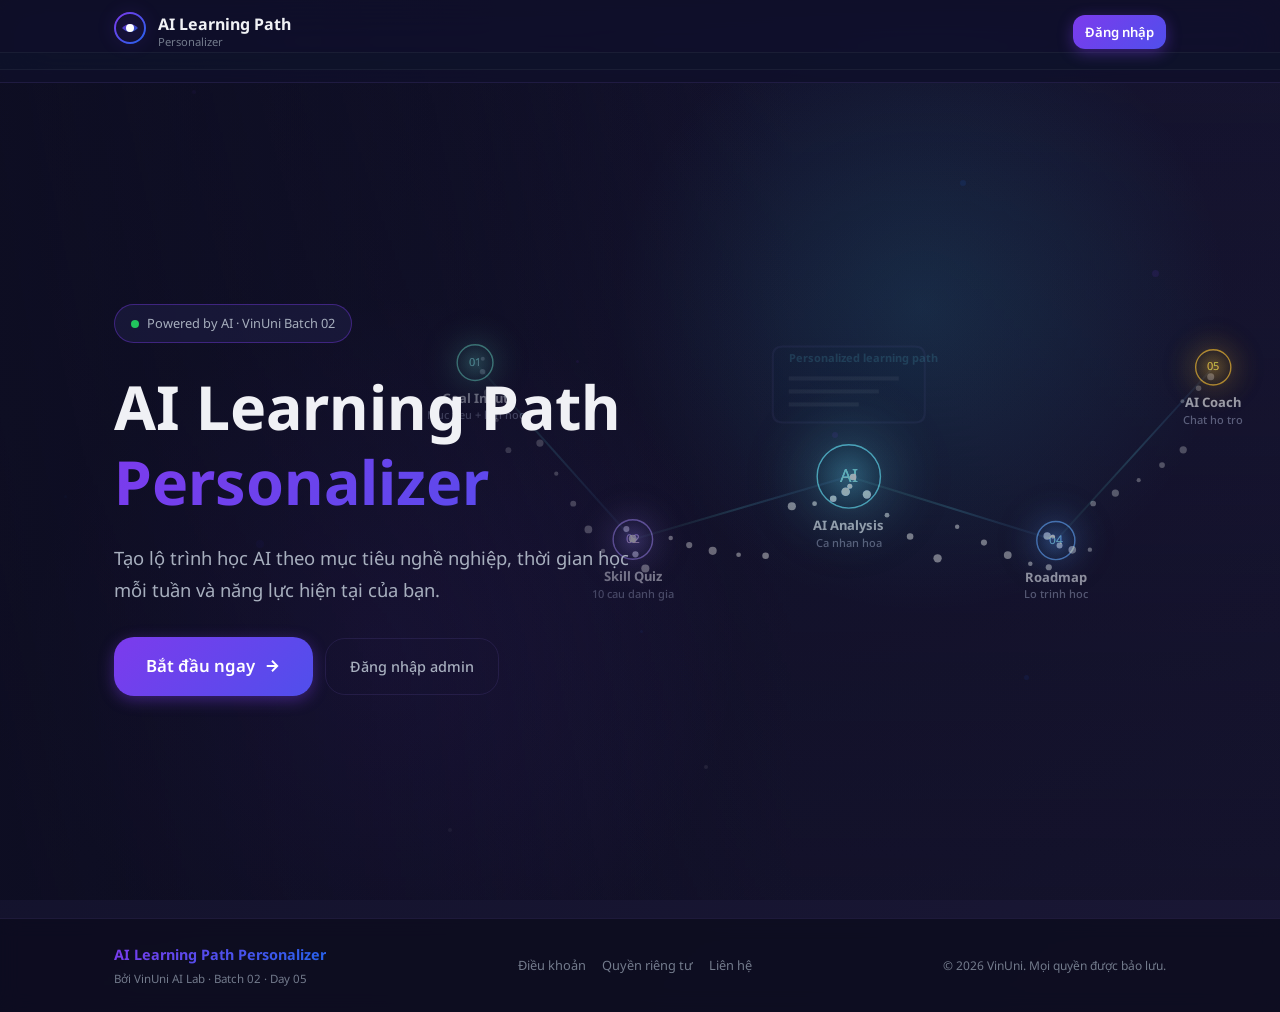
<file: codebase/frontend/index.html>
<!DOCTYPE html>
<html lang="vi">
<head>
  <meta charset="UTF-8" />
  <meta name="viewport" content="width=device-width, initial-scale=1.0" />
  <meta name="description" content="AI Learning Path Personalizer - tạo lộ trình học AI cá nhân hóa cho người học Việt Nam." />
  <meta name="keywords" content="học AI, lộ trình học AI, machine learning, deep learning, VinUni" />
  <meta name="author" content="VinUni AI Lab" />
  <title>AI Learning Path Personalizer</title>
  <link rel="preconnect" href="https://fonts.googleapis.com" />
  <link rel="preconnect" href="https://fonts.gstatic.com" crossorigin />
  <link href="https://fonts.googleapis.com/css2?family=Noto+Sans:wght@400;500;600;700;800&display=swap&subset=vietnamese" rel="stylesheet" />
  <link rel="stylesheet" href="src/styles.css" />
</head>
<body class="page-landing">
  <canvas class="landing-3d-canvas" id="landing-3d-canvas" aria-hidden="true"></canvas>

  <div class="bg-particles" aria-hidden="true">
    <div class="particle"></div><div class="particle"></div><div class="particle"></div><div class="particle"></div>
    <div class="particle"></div><div class="particle"></div><div class="particle"></div><div class="particle"></div>
    <div class="particle"></div><div class="particle"></div><div class="particle"></div><div class="particle"></div>
  </div>

  <header class="site-header">
    <div class="header-inner container">
      <a class="logo" href="index.html" aria-label="AI Learning Path Personalizer">
        <div class="logo-icon" aria-hidden="true">
          <svg width="32" height="32" viewBox="0 0 32 32" fill="none">
            <circle cx="16" cy="16" r="15" stroke="url(#logoGrad)" stroke-width="2"/>
            <path d="M8 16 Q16 8 24 16 Q16 24 8 16Z" fill="url(#logoGrad)" opacity="0.8"/>
            <circle cx="16" cy="16" r="4" fill="white"/>
            <defs><linearGradient id="logoGrad" x1="0%" y1="0%" x2="100%" y2="100%"><stop offset="0%" stop-color="#7c3aed"/><stop offset="100%" stop-color="#2563eb"/></linearGradient></defs>
          </svg>
        </div>
        <div class="logo-text">
          <span class="logo-title">AI Learning Path</span>
          <span class="logo-sub">Personalizer</span>
        </div>
      </a>
      <div class="header-actions">
        <div class="auth-badge" id="user-badge"></div>
      </div>
    </div>

    <nav class="role-nav" id="role-nav" aria-label="Quản trị">
      <div class="container role-nav-inner">
        <a href="workspace.html" class="role-nav-link" data-role-min="student">Lộ trình</a>
        <a href="main.html#admin-dashboard" class="role-nav-link" data-role-min="reviewer" id="nav-admin">Quản trị</a>
        <span class="role-nav-info" id="role-nav-info"></span>
      </div>
    </nav>
  </header>

  <main class="landing-main">
    <section class="landing-hero">
      <div class="container landing-hero-inner">
        <div class="landing-copy">
          <div class="hero-badge">
            <span class="badge-dot pulse-dot"></span>
            <span>Powered by AI · VinUni Batch 02</span>
          </div>
          <h1 class="hero-title">
            AI Learning Path
            <span class="gradient-text">Personalizer</span>
          </h1>
          <p class="hero-subtitle">
            Tạo lộ trình học AI theo mục tiêu nghề nghiệp, thời gian học mỗi tuần và năng lực hiện tại của bạn.
          </p>
          <div class="landing-actions">
            <a class="btn-primary hero-cta" href="auth.html?mode=login">
              <span>Bắt đầu ngay</span>
              <svg width="18" height="18" viewBox="0 0 24 24" fill="none" stroke="currentColor" stroke-width="2.5"><path d="M5 12h14M12 5l7 7-7 7"/></svg>
            </a>
            <a class="btn-ghost hero-cta-secondary" href="auth.html?mode=login">Đăng nhập admin</a>
          </div>
        </div>
      </div>
    </section>
  </main>

  <footer class="site-footer">
    <div class="container footer-inner">
      <div class="footer-brand">
        <span class="footer-logo-text">AI Learning Path Personalizer</span>
        <span class="footer-tagline">Bởi VinUni AI Lab · Batch 02 · Day 05</span>
      </div>
      <div class="footer-links">
        <a href="#" class="footer-link">Điều khoản</a>
        <a href="#" class="footer-link">Quyền riêng tư</a>
        <a href="#" class="footer-link">Liên hệ</a>
      </div>
      <div class="footer-copy">
        &copy; 2026 VinUni. Mọi quyền được bảo lưu.
      </div>
    </div>
  </footer>

  <!-- ========================================================
       MODAL: LOGIN / REGISTER
       ======================================================== -->
  <div class="modal-overlay hidden" id="modal-login" role="dialog" aria-modal="true" aria-labelledby="modal-login-title">
    <div class="modal-card">
      <button class="modal-close" id="modal-login-close" aria-label="Đóng" onclick="document.getElementById('modal-login').classList.add('hidden')">
        <svg width="20" height="20" viewBox="0 0 24 24" fill="none" stroke="currentColor" stroke-width="2.5"><line x1="18" y1="6" x2="6" y2="18"/><line x1="6" y1="6" x2="18" y2="18"/></svg>
      </button>
      <div class="modal-icon">🔑</div>
      <h3 class="modal-title" id="modal-login-title">Đăng nhập</h3>
      <p class="modal-subtitle" id="login-error" style="color:var(--color-error,#ef4444);min-height:1.2em;font-size:0.85rem;"></p>

      <form id="login-form-modal" onsubmit="handleLoginSubmit(event)" style="width:100%;display:flex;flex-direction:column;gap:0.75rem;">
        <div class="form-group">
          <label class="form-label" for="login-username">Tên đăng nhập</label>
          <input class="form-input" id="login-username" type="text" placeholder="Nhập tên đăng nhập" autocomplete="username" required />
        </div>
        <div class="form-group">
          <label class="form-label" for="login-password">Mật khẩu</label>
          <input class="form-input" id="login-password" type="password" placeholder="Nhập mật khẩu" autocomplete="current-password" required />
        </div>
        <button class="btn-primary" id="btn-login-submit" type="submit" style="width:100%;margin-top:0.25rem;">Đăng nhập</button>
      </form>

      <p style="margin-top:0.75rem;font-size:0.82rem;color:var(--text-secondary);text-align:center;">
        <span id="auth-toggle-text">Chưa có tài khoản?</span>
        <a href="#" id="auth-toggle-btn" style="color:var(--accent-violet);font-weight:600;margin-left:4px;">Đăng ký ngay</a>
      </p>
    </div>
  </div>

  <script src="src/landing-page.js"></script>
  <script src="src/auth.js"></script>
  <script>
    (function bootAuth() {
      _restore();
      renderUserBadge();
      applyRoleGating();
      if (AuthState.token) refreshMe().finally(() => { renderUserBadge(); applyRoleGating(); });
    })();
  </script>
</body>
</html>
</file>
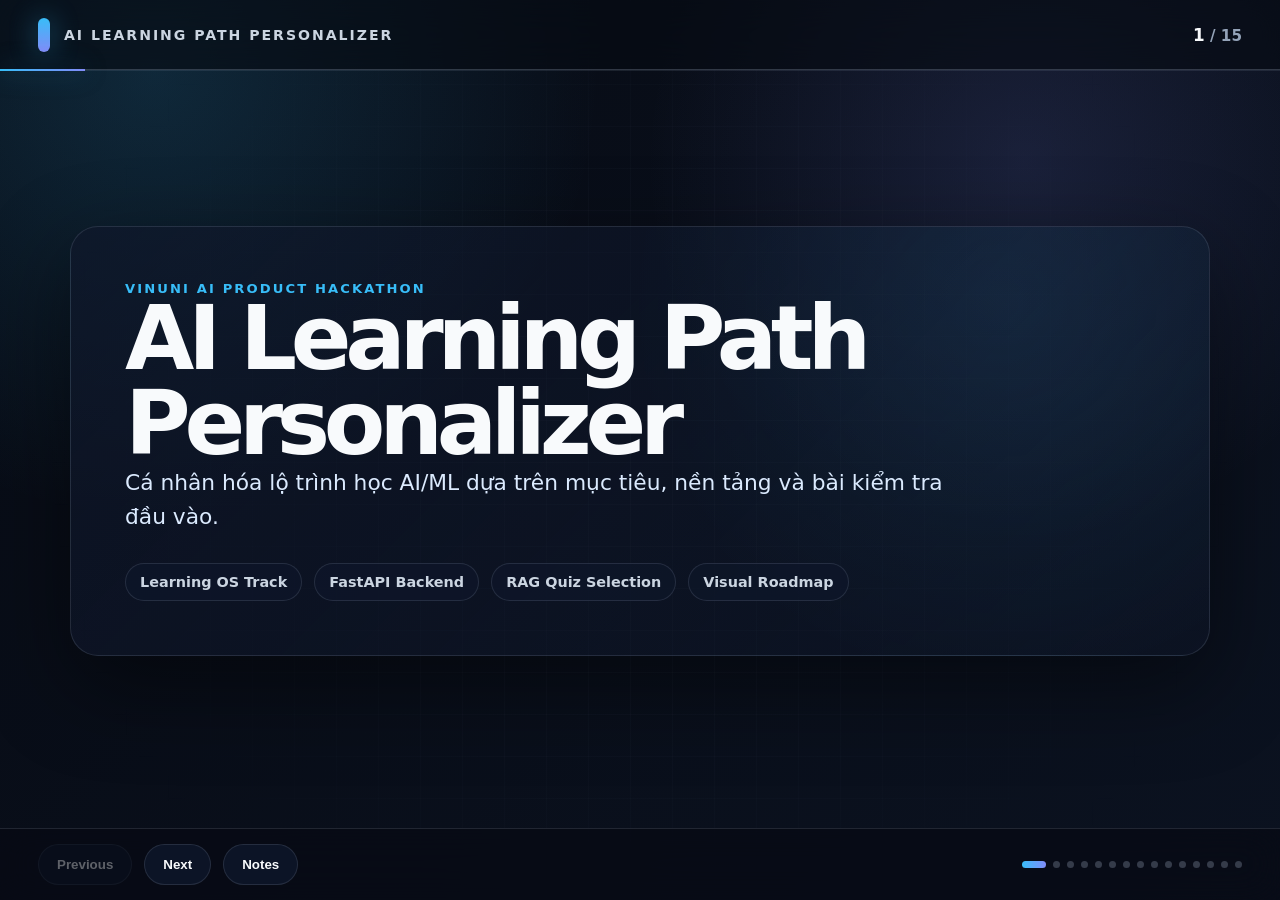
<file: slide.html>
<!doctype html>
<html lang="vi">
  <head>
    <meta charset="UTF-8" />
    <meta name="viewport" content="width=device-width, initial-scale=1.0" />
    <title>AI Learning Path Personalizer — Presentation</title>
    <style>
      :root {
        --bg: #070b14;
        --bg-2: #0b1220;
        --panel: rgba(15, 23, 42, 0.78);
        --panel-strong: rgba(15, 23, 42, 0.95);
        --line: rgba(148, 163, 184, 0.18);
        --line-strong: rgba(148, 163, 184, 0.34);
        --text: #f8fafc;
        --muted: #94a3b8;
        --soft: #cbd5e1;
        --brand: #38bdf8;
        --brand-2: #818cf8;
        --ok: #22c55e;
        --warn: #f59e0b;
        --bad: #ef4444;
        --shadow: 0 30px 90px rgba(0, 0, 0, 0.45);
        --radius: 28px;
      }

      * {
        box-sizing: border-box;
        margin: 0;
        padding: 0;
      }

      html,
      body {
        width: 100%;
        height: 100%;
        overflow: hidden;
        background:
          radial-gradient(
            circle at 12% 8%,
            rgba(56, 189, 248, 0.16),
            transparent 32%
          ),
          radial-gradient(
            circle at 80% 18%,
            rgba(129, 140, 248, 0.14),
            transparent 30%
          ),
          linear-gradient(135deg, var(--bg), var(--bg-2));
        color: var(--text);
        font-family:
          Inter,
          ui-sans-serif,
          system-ui,
          -apple-system,
          BlinkMacSystemFont,
          "Segoe UI",
          sans-serif;
      }

      body::before {
        content: "";
        position: fixed;
        inset: 0;
        pointer-events: none;
        background-image:
          linear-gradient(rgba(148, 163, 184, 0.055) 1px, transparent 1px),
          linear-gradient(
            90deg,
            rgba(148, 163, 184, 0.055) 1px,
            transparent 1px
          );
        background-size: 42px 42px;
        mask-image: radial-gradient(
          circle at center,
          black 0%,
          transparent 78%
        );
      }

      .deck {
        height: 100vh;
        display: grid;
        grid-template-rows: 70px 1fr 72px;
        position: relative;
        z-index: 1;
      }

      .topbar {
        display: flex;
        align-items: center;
        justify-content: space-between;
        padding: 0 38px;
        border-bottom: 1px solid var(--line);
        background: rgba(7, 11, 20, 0.64);
        backdrop-filter: blur(18px);
      }

      .brand {
        display: flex;
        gap: 14px;
        align-items: center;
        letter-spacing: 0.02em;
      }

      .brand-mark {
        width: 12px;
        height: 34px;
        border-radius: 999px;
        background: linear-gradient(180deg, var(--brand), var(--brand-2));
        box-shadow: 0 0 28px rgba(56, 189, 248, 0.45);
      }

      .brand-title {
        font-size: 0.88rem;
        color: var(--soft);
        text-transform: uppercase;
        font-weight: 700;
        letter-spacing: 0.14em;
      }

      .counter {
        color: var(--muted);
        font-size: 0.95rem;
        font-weight: 600;
      }

      .counter strong {
        color: var(--text);
        font-size: 1.05rem;
      }

      .progress {
        position: absolute;
        top: 69px;
        left: 0;
        right: 0;
        height: 2px;
        background: rgba(148, 163, 184, 0.14);
        z-index: 10;
      }

      .progress-fill {
        width: 0%;
        height: 100%;
        background: linear-gradient(90deg, var(--brand), var(--brand-2));
        box-shadow: 0 0 24px rgba(56, 189, 248, 0.5);
        transition: width 0.45s ease;
      }

      .stage {
        position: relative;
        overflow: hidden;
      }

      .slide {
        position: absolute;
        inset: 0;
        opacity: 0;
        visibility: hidden;
        pointer-events: none;
        overflow-y: auto;
        overscroll-behavior: contain;
        scrollbar-width: none;
        -ms-overflow-style: none;
        padding: 54px 70px 70px;
        transition:
          opacity 0.55s ease,
          transform 0.55s ease,
          visibility 0.55s ease;
        transform: translateX(22px) scale(0.992);
      }

      .slide::-webkit-scrollbar,
      .slide *::-webkit-scrollbar {
        width: 0;
        height: 0;
        display: none;
      }

      .slide.active {
        opacity: 1;
        visibility: visible;
        pointer-events: auto;
        transform: translateX(0) scale(1);
      }

      .slide-inner {
        width: min(1180px, 100%);
        min-height: 100%;
        margin: 0 auto;
        display: flex;
        flex-direction: column;
        justify-content: center;
        gap: 30px;
      }

      .slide.long .slide-inner {
        justify-content: flex-start;
        padding-bottom: 40px;
      }

      .eyebrow {
        color: var(--brand);
        text-transform: uppercase;
        letter-spacing: 0.16em;
        font-weight: 800;
        font-size: 0.82rem;
      }

      h1 {
        font-size: clamp(3.4rem, 7vw, 6.6rem);
        line-height: 0.95;
        letter-spacing: -0.07em;
        max-width: 980px;
      }

      h2 {
        font-size: clamp(2.35rem, 4.4vw, 4.5rem);
        line-height: 0.98;
        letter-spacing: -0.055em;
        max-width: 900px;
      }

      h3 {
        font-size: 1.1rem;
        letter-spacing: -0.015em;
        color: var(--text);
        margin-bottom: 10px;
      }

      p {
        color: var(--soft);
        line-height: 1.65;
        font-size: 1rem;
      }

      .lead {
        max-width: 840px;
        font-size: clamp(1.1rem, 1.7vw, 1.42rem);
        color: #dbeafe;
        line-height: 1.55;
      }

      .muted {
        color: var(--muted);
      }

      .accent {
        color: var(--brand);
      }

      .hero {
        padding: 54px;
        border: 1px solid var(--line);
        border-radius: var(--radius);
        background:
          linear-gradient(
            135deg,
            rgba(15, 23, 42, 0.72),
            rgba(15, 23, 42, 0.36)
          ),
          radial-gradient(
            circle at 82% 18%,
            rgba(56, 189, 248, 0.16),
            transparent 38%
          );
        box-shadow: var(--shadow);
      }

      .hero-meta {
        display: flex;
        flex-wrap: wrap;
        gap: 12px;
        margin-top: 30px;
      }

      .pill {
        display: inline-flex;
        align-items: center;
        border: 1px solid var(--line);
        background: rgba(15, 23, 42, 0.72);
        color: var(--soft);
        border-radius: 999px;
        padding: 10px 14px;
        font-weight: 700;
        font-size: 0.9rem;
      }

      .grid {
        display: grid;
        gap: 18px;
      }

      .grid-2 {
        grid-template-columns: repeat(2, minmax(0, 1fr));
      }

      .grid-3 {
        grid-template-columns: repeat(3, minmax(0, 1fr));
      }

      .grid-4 {
        grid-template-columns: repeat(4, minmax(0, 1fr));
      }

      .card {
        position: relative;
        overflow: hidden;
        min-height: 150px;
        padding: 24px;
        border-radius: 22px;
        border: 1px solid var(--line);
        background: linear-gradient(
          180deg,
          rgba(15, 23, 42, 0.76),
          rgba(15, 23, 42, 0.54)
        );
        box-shadow: 0 18px 48px rgba(0, 0, 0, 0.22);
      }

      .card::before {
        content: "";
        position: absolute;
        left: 0;
        top: 0;
        width: 100%;
        height: 3px;
        background: linear-gradient(90deg, var(--brand), transparent);
        opacity: 0.8;
      }

      .card .label {
        color: var(--brand);
        font-weight: 800;
        text-transform: uppercase;
        letter-spacing: 0.12em;
        font-size: 0.72rem;
        margin-bottom: 14px;
      }

      .card p {
        color: var(--muted);
        font-size: 0.98rem;
      }

      .numbered {
        counter-reset: step;
      }

      .step-card {
        min-height: 168px;
      }

      .step-card::after {
        counter-increment: step;
        content: "0" counter(step);
        position: absolute;
        right: 22px;
        bottom: 12px;
        color: rgba(148, 163, 184, 0.12);
        font-size: 3.8rem;
        font-weight: 900;
        line-height: 1;
        letter-spacing: -0.08em;
      }

      .flow {
        display: grid;
        grid-template-columns: repeat(5, minmax(0, 1fr));
        gap: 14px;
      }

      .flow-box {
        border: 1px solid var(--line);
        background: rgba(15, 23, 42, 0.72);
        border-radius: 20px;
        padding: 20px;
        min-height: 122px;
        position: relative;
      }

      .flow-box::after {
        content: "";
        position: absolute;
        width: 36px;
        height: 1px;
        right: -25px;
        top: 50%;
        background: var(--line-strong);
      }

      .flow-box:last-child::after {
        display: none;
      }

      .flow-index {
        color: var(--brand);
        font-weight: 900;
        margin-bottom: 12px;
        display: block;
      }

      .architecture {
        display: grid;
        grid-template-columns: 1fr 1.4fr 1fr;
        gap: 18px;
        align-items: stretch;
      }

      .arch-column {
        border: 1px solid var(--line);
        border-radius: 24px;
        background: rgba(15, 23, 42, 0.58);
        padding: 22px;
      }

      .arch-node {
        padding: 15px 16px;
        border-radius: 16px;
        border: 1px solid var(--line);
        background: rgba(2, 6, 23, 0.36);
        margin-top: 12px;
        color: var(--soft);
        font-weight: 650;
      }

      .metric-grid {
        display: grid;
        grid-template-columns: repeat(4, minmax(0, 1fr));
        gap: 18px;
      }

      .metric {
        padding: 26px;
        border: 1px solid var(--line);
        border-radius: 24px;
        background: rgba(15, 23, 42, 0.68);
      }

      .metric-value {
        font-size: 2.4rem;
        line-height: 1;
        font-weight: 900;
        letter-spacing: -0.06em;
        color: var(--brand);
        margin-bottom: 12px;
      }

      .metric.good .metric-value {
        color: var(--ok);
      }
      .metric.warn .metric-value {
        color: var(--warn);
      }
      .metric.bad .metric-value {
        color: var(--bad);
      }

      .quote {
        max-width: 860px;
        padding-left: 28px;
        border-left: 4px solid var(--brand);
        color: #e0f2fe;
        font-size: clamp(1.25rem, 2vw, 1.75rem);
        line-height: 1.45;
        font-weight: 700;
        letter-spacing: -0.03em;
      }

      .code-schema {
        border: 1px solid var(--line);
        border-radius: 24px;
        padding: 24px;
        background: rgba(2, 6, 23, 0.58);
        font-family: "SFMono-Regular", Consolas, "Liberation Mono", monospace;
        color: #bae6fd;
        line-height: 1.65;
        white-space: pre-wrap;
        text-align: left;
        font-size: 0.92rem;
      }

      .split {
        display: grid;
        grid-template-columns: 1.08fr 0.92fr;
        gap: 26px;
        align-items: center;
      }

      .note-panel {
        position: fixed;
        left: 34px;
        bottom: 92px;
        width: min(540px, calc(100vw - 68px));
        max-height: 210px;
        overflow-y: auto;
        scrollbar-width: none;
        border-radius: 20px;
        border: 1px solid var(--line);
        background: var(--panel-strong);
        backdrop-filter: blur(18px);
        padding: 20px;
        color: var(--muted);
        box-shadow: var(--shadow);
        display: none;
        z-index: 30;
      }

      .note-panel::-webkit-scrollbar {
        display: none;
      }

      .note-panel.show {
        display: block;
      }

      .controls {
        display: flex;
        align-items: center;
        justify-content: space-between;
        gap: 20px;
        padding: 0 38px;
        border-top: 1px solid var(--line);
        background: rgba(7, 11, 20, 0.72);
        backdrop-filter: blur(18px);
      }

      .control-group {
        display: flex;
        gap: 12px;
        align-items: center;
      }

      button {
        border: 1px solid var(--line);
        background: rgba(15, 23, 42, 0.84);
        color: var(--text);
        padding: 12px 18px;
        border-radius: 999px;
        font-weight: 800;
        cursor: pointer;
        transition: 0.2s ease;
      }

      button:hover {
        border-color: rgba(56, 189, 248, 0.5);
        transform: translateY(-1px);
      }

      button:disabled {
        opacity: 0.36;
        cursor: not-allowed;
        transform: none;
      }

      .hint {
        color: var(--muted);
        font-size: 0.9rem;
        font-weight: 650;
      }

      .dots {
        display: flex;
        gap: 7px;
        align-items: center;
      }

      .dot {
        width: 7px;
        height: 7px;
        border-radius: 999px;
        background: rgba(148, 163, 184, 0.32);
      }

      .dot.active {
        width: 24px;
        background: linear-gradient(90deg, var(--brand), var(--brand-2));
      }

      @media (max-width: 1040px) {
        .deck {
          grid-template-rows: 64px 1fr 68px;
        }
        .slide {
          padding: 42px 28px 58px;
        }
        .grid-3,
        .grid-4,
        .metric-grid,
        .flow,
        .architecture,
        .split {
          grid-template-columns: 1fr;
        }
        .flow-box::after {
          display: none;
        }
        .topbar,
        .controls {
          padding-left: 20px;
          padding-right: 20px;
        }
        .hint {
          display: none;
        }
      }

      @media (max-width: 640px) {
        .hero {
          padding: 30px;
        }
        .grid-2 {
          grid-template-columns: 1fr;
        }
        .brand-title {
          font-size: 0.72rem;
        }
        .slide {
          padding: 30px 18px 46px;
        }
        .control-group button {
          padding: 10px 14px;
        }
      }
    </style>
  </head>
  <body>
    <main class="deck">
      <header class="topbar">
        <div class="brand">
          <span class="brand-mark"></span>
          <span class="brand-title">AI Learning Path Personalizer</span>
        </div>
        <div class="counter">
          <strong id="current">1</strong> / <span id="total">15</span>
        </div>
      </header>

      <div class="progress">
        <div class="progress-fill" id="progress"></div>
      </div>

      <section class="stage" id="stage">
        <article class="slide active">
          <div class="slide-inner">
            <div class="hero">
              <div class="eyebrow">VinUni AI Product Hackathon</div>
              <h1>AI Learning Path Personalizer</h1>
              <p class="lead">
                Cá nhân hóa lộ trình học AI/ML dựa trên mục tiêu, nền tảng và
                bài kiểm tra đầu vào.
              </p>
              <div class="hero-meta">
                <span class="pill">Learning OS Track</span>
                <span class="pill">FastAPI Backend</span>
                <span class="pill">RAG Quiz Selection</span>
                <span class="pill">Visual Roadmap</span>
              </div>
        </article>

        <article class="slide">
          <div class="slide-inner">
            <div class="eyebrow">Problem</div>
            <h2>
              Người mới học AI thường không thiếu tài liệu, họ thiếu một lộ
              trình đúng.
            </h2>
            <div class="grid grid-3">
              <div class="card">
                <div class="label">Pain point 01</div>
                <h3>Quá nhiều tài nguyên</h3>
                <p>
                  Khóa học, video, roadmap và blog xuất hiện quá nhiều khiến
                  người học khó chọn điểm bắt đầu.
                </p>
              </div>
              <div class="card">
                <div class="label">Pain point 02</div>
                <h3>Không biết mức hiện tại</h3>
                <p>
                  Người học không chắc mình đang thiếu toán, lập trình, ML
                  fundamentals hay kỹ năng ứng dụng.
                </p>
              </div>
              <div class="card">
                <div class="label">Pain point 03</div>
                <h3>Lộ trình dễ quá hoặc quá khó</h3>
                <p>
                  Mục tiêu học thường không khớp với thời gian, background và
                  năng lực hiện tại.
                </p>
              </div>
            </div>
            <p class="quote">
              Advisor con người khó scale. Sản phẩm cần đóng vai trò như một AI
              advisor có thể tư vấn nhanh, nhất quán và cá nhân hóa.
            </p>
          </div>
        </article>

        <article class="slide">
          <div class="slide-inner">
            <div class="eyebrow">Target users</div>
            <h2>Bốn nhóm người dùng chính cần những lộ trình khác nhau.</h2>
            <div class="grid grid-4">
              <div class="card">
                <div class="label">Persona</div>
                <h3>Sinh viên mới học AI</h3>
                <p>Cần nền tảng, thuật ngữ cơ bản và cách học có thứ tự.</p>
              </div>
              <div class="card">
                <div class="label">Persona</div>
                <h3>Career switcher</h3>
                <p>
                  Cần biết học gì trước để chuyển ngành sang AI/ML hiệu quả.
                </p>
              </div>
              <div class="card">
                <div class="label">Persona</div>
                <h3>Developer</h3>
                <p>
                  Đã biết lập trình nhưng cần nối sang ML, data và model
                  evaluation.
                </p>
              </div>
              <div class="card">
                <div class="label">Persona</div>
                <h3>Business/Product user</h3>
                <p>
                  Cần hiểu AI để ra quyết định, quản lý sản phẩm và giao tiếp
                  với team kỹ thuật.
                </p>
              </div>
            </div>
          </div>
        </article>

        <article class="slide">
          <div class="slide-inner">
            <div class="eyebrow">Solution</div>
            <h2>
              Goal, profile và quiz được kết hợp để tạo một roadmap học tập cá
              nhân hóa.
            </h2>
            <div class="flow">
              <div class="flow-box">
                <span class="flow-index">01</span>
                <h3>Profile</h3>
                <p>Mục tiêu, background, level, vai trò muốn đạt.</p>
              </div>
              <div class="flow-box">
                <span class="flow-index">02</span>
                <h3>Entry quiz</h3>
                <p>Đánh giá nền tảng bằng bộ câu hỏi phù hợp.</p>
              </div>
              <div class="flow-box">
                <span class="flow-index">03</span>
                <h3>AI analysis</h3>
                <p>LLM phân tích hồ sơ, điểm quiz và ràng buộc thời gian.</p>
              </div>
              <div class="flow-box">
                <span class="flow-index">04</span>
                <h3>Roadmap</h3>
                <p>Milestones, resources, deliverables, estimated weeks.</p>
              </div>
              <div class="flow-box">
                <span class="flow-index">05</span>
                <h3>Companion</h3>
                <p>Chatbot giải thích từng milestone và nhận feedback.</p>
              </div>
            </div>
          </div>
        </article>

        <article class="slide long">
          <div class="slide-inner">
            <div class="eyebrow">Product workflow</div>
            <h2>Luồng trải nghiệm từ input đến feedback loop.</h2>
            <div class="grid grid-2 numbered">
              <div class="card step-card">
                <h3>Nhập mục tiêu và background</h3>
                <p>
                  Người dùng khai báo mục tiêu học tập, trình độ hiện tại, kinh
                  nghiệm và vai trò mong muốn.
                </p>
              </div>
              <div class="card step-card">
                <h3>RAG chọn quiz phù hợp</h3>
                <p>
                  Hệ thống match profile với metadata của các quiz set bằng
                  lightweight text similarity.
                </p>
              </div>
              <div class="card step-card">
                <h3>Làm bài kiểm tra đầu vào</h3>
                <p>
                  Quiz giúp xác định mức nền tảng và giảm rủi ro AI đưa lộ trình
                  quá khó.
                </p>
              </div>
              <div class="card step-card">
                <h3>LLM sinh roadmap có schema</h3>
                <p>
                  Backend yêu cầu LLM trả JSON với confidence score, path type
                  và milestones.
                </p>
              </div>
              <div class="card step-card">
                <h3>Frontend render visual roadmap</h3>
                <p>
                  Lộ trình được hiển thị thành cây trực quan để người học dễ
                  theo dõi.
                </p>
              </div>
              <div class="card step-card">
                <h3>Chatbot và feedback</h3>
                <p>
                  Người dùng hỏi thêm về từng milestone, sau đó đánh giá để hệ
                  thống cải thiện.
                </p>
              </div>
            </div>
          </div>
        </article>

        <article class="slide">
          <div class="slide-inner">
            <div class="eyebrow">Architecture</div>
            <h2>
              Kiến trúc chia lớp rõ ràng: UI, backend orchestration, AI layer và
              logging.
            </h2>
            <div class="architecture">
              <div class="arch-column">
                <h3>Frontend</h3>
                <div class="arch-node">Goal & Profile Form</div>
                <div class="arch-node">Entry Quiz UI</div>
                <div class="arch-node">Visual Tree Roadmap</div>
                <div class="arch-node">Chat Companion</div>
              </div>
              <div class="arch-column">
                <h3>FastAPI Backend</h3>
                <div class="arch-node">Guardrail Layer</div>
                <div class="arch-node">RAG Quiz Retriever</div>
                <div class="arch-node">Prompt Engine</div>
                <div class="arch-node">LLM Provider Adapter</div>
                <div class="arch-node">JSON Roadmap Validator</div>
              </div>
              <div class="arch-column">
                <h3>Data & Monitoring</h3>
                <div class="arch-node">SQLite Cost Logs</div>
                <div class="arch-node">Feedback Database</div>
                <div class="arch-node">Admin APIs</div>
                <div class="arch-node">Evaluation Report</div>
              </div>
            </div>
          </div>
        </article>

        <article class="slide long">
          <div class="slide-inner">
            <div class="eyebrow">RAG Quiz Selection</div>
            <h2>
              Quiz không được chọn ngẫu nhiên, mà được match theo profile người
              học.
            </h2>
            <div class="grid grid-2">
              <div class="card">
                <div class="label">fund-001</div>
                <h3>AI & ML Fundamentals</h3>
                <p>
                  Easy. Phù hợp cho beginner cần nắm các khái niệm nền tảng.
                </p>
              </div>
              <div class="card">
                <div class="label">inter-001</div>
                <h3>Supervised Learning Deep Dive</h3>
                <p>
                  Medium. Phù hợp với developer hoặc người đã biết căn bản về
                  ML.
                </p>
              </div>
              <div class="card">
                <div class="label">biz-001</div>
                <h3>AI for Business Leaders</h3>
                <p>
                  Easy. Phù hợp với business/product users muốn hiểu AI ở mức ra
                  quyết định.
                </p>
              </div>
              <div class="card">
                <div class="label">nlp-001</div>
                <h3>NLP Basics</h3>
                <p>
                  Hard. Phù hợp với người muốn đi sâu vào NLP hoặc ML
                  engineering.
                </p>
              </div>
            </div>
            <p class="quote">
              RAG hiện dùng Jaccard similarity kết hợp frequency boost. Cách này
              nhẹ, dễ debug và phù hợp prototype hackathon.
            </p>
          </div>
        </article>

        <article class="slide">
          <div class="slide-inner">
            <div class="eyebrow">Roadmap generation</div>
            <h2>
              LLM không trả văn bản tự do, mà phải trả JSON roadmap theo schema.
            </h2>
            <div class="split">
              <div class="code-schema">
                { "confidence_score": 0.82, "path_type": "happy", "summary":
                "...", "estimated_weeks": 20, "milestones": [ { "week": 1,
                "title": "...", "description": "...", "resources": ["..."],
                "deliverable": "..." } ] }
              </div>
              <div class="grid">
                <div class="card">
                  <h3>Confidence score</h3>
                  <p>
                    Độ tin cậy của lộ trình, dùng để quyết định mở hoặc khóa
                    nhánh nâng cao.
                  </p>
                </div>
                <div class="card">
                  <h3>Path type</h3>
                  <p>
                    Gồm happy, low_conf hoặc failure, giúp frontend chọn đúng
                    cách hiển thị.
                  </p>
                </div>
                <div class="card">
                  <h3>Milestones</h3>
                  <p>
                    Mỗi milestone có tuần học, mục tiêu, tài nguyên và
                    deliverable cụ thể.
                  </p>
                </div>
              </div>
            </div>
          </div>
        </article>

        <article class="slide">
          <div class="slide-inner">
            <div class="eyebrow">Risk control</div>
            <h2>
              4 Paths Protection giúp hệ thống không đưa người học vào lộ trình
              sai.
            </h2>
            <div class="grid grid-2">
              <div class="card">
                <div class="label">Happy path</div>
                <h3>Confidence cao</h3>
                <p>
                  Hiển thị roadmap cá nhân hóa đầy đủ, bao gồm các nhánh nâng
                  cao phù hợp.
                </p>
              </div>
              <div class="card">
                <div class="label">Low-confidence path</div>
                <h3>Confidence trung bình</h3>
                <p>
                  Khóa nhánh nâng cao, ưu tiên foundational roadmap an toàn hơn.
                </p>
              </div>
              <div class="card">
                <div class="label">Failure path</div>
                <h3>Dữ liệu lỗi hoặc rỗng</h3>
                <p>
                  Rollback về default roadmap thay vì trả kết quả rỗng hoặc khó
                  hiểu.
                </p>
              </div>
              <div class="card">
                <div class="label">Correction loop</div>
                <h3>Feedback thấp</h3>
                <p>
                  Lưu feedback để phân tích các case sai và cải thiện prompt,
                  rule hoặc retriever.
                </p>
              </div>
            </div>
          </div>
        </article>

        <article class="slide">
          <div class="slide-inner">
            <div class="eyebrow">Guardrails</div>
            <h2>
              Hệ thống được thiết kế với guardrails, rate limit và cost
              monitoring.
            </h2>
            <div class="grid grid-4">
              <div class="card">
                <h3>Prompt injection</h3>
                <p>
                  Chặn yêu cầu tiết lộ system prompt hoặc bypass luật hệ thống.
                </p>
              </div>
              <div class="card">
                <h3>Scope control</h3>
                <p>
                  Từ chối nội dung ngoài phạm vi học AI và định hướng học tập.
                </p>
              </div>
              <div class="card">
                <h3>Rate limit</h3>
                <p>
                  Giới hạn 5 tin/phút và khóa chat nếu người dùng chưa làm quiz.
                </p>
              </div>
              <div class="card">
                <h3>Cost logs</h3>
                <p>
                  Ghi log token/cost vào SQLite, hỗ trợ ngưỡng chi phí theo
                  ngày.
                </p>
              </div>
            </div>
            <p class="quote">
              Guardrails biến demo AI thành một sản phẩm có tư duy vận hành,
              không chỉ là một prompt gọi LLM.
            </p>
          </div>
        </article>

        <article class="slide long">
          <div class="slide-inner">
            <div class="eyebrow">Demo scenario</div>
            <h2>Một người dùng muốn trở thành ML Engineer trong 6 tháng.</h2>
            <div class="grid grid-2 numbered">
              <div class="card step-card">
                <h3>Profile input</h3>
                <p>
                  Goal: Become an ML Engineer in 6 months. Background: software
                  engineer, Python strong, intermediate level.
                </p>
              </div>
              <div class="card step-card">
                <h3>Quiz selection</h3>
                <p>
                  RAG chọn inter-001: Supervised Learning Deep Dive vì profile
                  đã có nền tảng lập trình.
                </p>
              </div>
              <div class="card step-card">
                <h3>Quiz result</h3>
                <p>
                  Điểm 8/10 cho thấy nền tảng tốt, hệ thống có thể sinh roadmap
                  tham vọng hơn.
                </p>
              </div>
              <div class="card step-card">
                <h3>Roadmap output</h3>
                <p>
                  Confidence 0.82, path_type happy, estimated 20 weeks với 5
                  milestones.
                </p>
              </div>
              <div class="card step-card">
                <h3>Visual roadmap</h3>
                <p>
                  Frontend render milestones thành cây trực quan kèm resources
                  và deliverables.
                </p>
              </div>
              <div class="card step-card">
                <h3>Chatbot support</h3>
                <p>
                  User hỏi milestone đầu tiên nên học như thế nào, chatbot trả
                  lời dựa trên roadmap context.
                </p>
              </div>
            </div>
          </div>
        </article>

        <article class="slide">
          <div class="slide-inner">
            <div class="eyebrow">Evaluation</div>
            <h2>
              Kết quả hiện tại cho thấy hệ thống ổn về cấu trúc và guardrails,
              nhưng cần cải thiện calibration.
            </h2>
            <div class="metric-grid">
              <div class="metric good">
                <div class="metric-value">100%</div>
                <h3>JSON Schema Validity</h3>
                <p>LLM output được validate đúng cấu trúc.</p>
              </div>
              <div class="metric good">
                <div class="metric-value">100%</div>
                <h3>Guardrail Block Rate</h3>
                <p>Chặn được các test case prompt injection.</p>
              </div>
              <div class="metric warn">
                <div class="metric-value">2.35s</div>
                <h3>Latency P95</h3>
                <p>Đủ tốt cho prototype tương tác.</p>
              </div>
              <div class="metric bad">
                <div class="metric-value">3.0/5</div>
                <h3>Roadmap Relevance</h3>
                <p>Còn dư địa cải thiện chất lượng lộ trình.</p>
              </div>
            </div>
            <p class="muted">
              Confidence Score Accuracy và Path Type Accuracy hiện còn thấp do
              confidence calibration chưa ổn định.
            </p>
          </div>
        </article>

        <article class="slide long">
          <div class="slide-inner">
            <div class="eyebrow">Limitations</div>
            <h2>
              Các hạn chế được trình bày trung thực để định hướng cải tiến.
            </h2>
            <div class="grid grid-2">
              <div class="card">
                <h3>Confidence calibration chưa tốt</h3>
                <p>
                  Model có xu hướng trả score 0.55 lặp lại, cần rule layer hoặc
                  evaluator model.
                </p>
              </div>
              <div class="card">
                <h3>Path type chưa ổn định</h3>
                <p>
                  Cần cải thiện mapping từ score và quiz result sang happy,
                  low_conf hoặc failure.
                </p>
              </div>
              <div class="card">
                <h3>RAG còn đơn giản</h3>
                <p>
                  Hiện mới dùng text similarity, chưa dùng semantic embedding
                  hoặc vector database.
                </p>
              </div>
              <div class="card">
                <h3>Evaluation dataset nhỏ</h3>
                <p>
                  Mới khoảng 10 profiles, chưa đủ để benchmark hoặc calibrate
                  đáng tin cậy.
                </p>
              </div>
              <div class="card">
                <h3>Quiz coverage hạn chế</h3>
                <p>
                  Mới có 4 quiz set, chưa bao phủ Computer Vision, MLOps, Data
                  Science và AI Product.
                </p>
              </div>
              <div class="card">
                <h3>Prototype stage</h3>
                <p>Phù hợp demo hackathon, chưa phải production full-scale.</p>
              </div>
            </div>
          </div>
        </article>

        <article class="slide long">
          <div class="slide-inner">
            <div class="eyebrow">Future work</div>
            <h2>
              Hướng phát triển tiếp theo tập trung vào chất lượng, scale và trải
              nghiệm học tập.
            </h2>
            <div class="grid grid-4">
              <div class="card">
                <h3>Semantic RAG</h3>
                <p>
                  Nâng từ keyword similarity lên sentence-transformers hoặc
                  vector database.
                </p>
              </div>
              <div class="card">
                <h3>More quiz sets</h3>
                <p>
                  Bổ sung Computer Vision, NLP nâng cao, Data Science, MLOps và
                  AI Product.
                </p>
              </div>
              <div class="card">
                <h3>Better calibration</h3>
                <p>
                  Thêm rule layer hoặc evaluator model để score phản ánh đúng
                  rủi ro.
                </p>
              </div>
              <div class="card">
                <h3>Progress tracking</h3>
                <p>
                  Theo dõi tiến độ học theo tuần và nhắc milestone tiếp theo.
                </p>
              </div>
              <div class="card">
                <h3>Admin dashboard</h3>
                <p>
                  Phân tích feedback, confidence errors và correction queue.
                </p>
              </div>
              <div class="card">
                <h3>Export roadmap</h3>
                <p>Xuất PDF, Calendar, Notion hoặc learning plan template.</p>
              </div>
              <div class="card">
                <h3>Localization</h3>
                <p>
                  Cá nhân hóa tài nguyên tiếng Việt/tiếng Anh và miễn phí/trả
                  phí.
                </p>
              </div>
              <div class="card">
                <h3>Larger benchmark</h3>
                <p>
                  Tăng dataset evaluation lên 100+ profiles để đo chất lượng tốt
                  hơn.
                </p>
              </div>
            </div>
          </div>
        </article>

        <article class="slide">
          <div class="slide-inner">
            <div class="eyebrow">Team</div>
            <h2>
              Team xây dựng sản phẩm từ problem discovery đến prototype AI.
            </h2>
            <div class="grid grid-3">
              <div class="card">
                <div class="label">Product</div>
                <h3>Nguyễn Văn Sáng</h3>
                <p>Product Manager / Lead</p>
              </div>
              <div class="card">
                <div class="label">AI</div>
                <h3>Phạm Mai Anh</h3>
                <p>Prompt / AI Engineer</p>
              </div>
              <div class="card">
                <div class="label">Backend</div>
                <h3>Phạm Ngọc Hải Dương</h3>
                <p>Backend Core Developer</p>
              </div>
              <div class="card">
                <div class="label">Data & Ops</div>
                <h3>Lê Quang Thọ</h3>
                <p>Backend Data & Ops</p>
              </div>
              <div class="card">
                <div class="label">Frontend</div>
                <h3>Đỗ Trung Đức</h3>
                <p>Frontend UI/UX Developer</p>
              </div>
              <div class="card">
                <div class="label">QA</div>
                <h3>Vương Nguyệt Bình</h3>
                <p>QA / Test & Pitching</p>
              </div>
            </div>
            <p class="quote">Helping every learner find the right AI path.</p>
          </div>
        </article>
      </section>

      <footer class="controls">
        <div class="control-group">
          <button id="prevBtn" type="button">Previous</button>
          <button id="nextBtn" type="button">Next</button>
          <button id="notesBtn" type="button">Notes</button>
        </div>
        <div class="dots" id="dots"></div>
      </footer>
    </main>

    <aside class="note-panel" id="notePanel">
      <h3>Presenter Notes</h3>
      <p id="noteText"></p>
    </aside>

    <script>
      const slides = [...document.querySelectorAll(".slide")];
      const total = slides.length;
      const notes = [
        "Mở đầu bằng tuyên bố giá trị: hệ thống biến nhu cầu học AI mơ hồ thành roadmap cá nhân hóa trong vài phút.",
        "Nhấn mạnh vấn đề là thiếu định hướng, không phải thiếu tài liệu. Đây là pain point dễ hiểu với người mới học AI.",
        "Giải thích bốn persona để cho thấy sản phẩm không dùng một lộ trình chung cho tất cả người học.",
        "Tóm tắt logic sản phẩm: goal và quiz là tín hiệu đầu vào, AI analysis sinh roadmap có confidence.",
        "Slide này trình bày luồng end-to-end. Nên nói theo trình tự từ user input đến feedback loop.",
        "Giải thích architecture ở mức product/engineering: frontend, backend, AI layer, validation và logging.",
        "RAG Quiz Selection là điểm khác biệt quan trọng: hệ thống chọn quiz phù hợp trước khi sinh roadmap.",
        "Nhấn mạnh LLM output được ép theo schema để frontend render ổn định và dễ đánh giá.",
        "4 Paths Protection giúp giảm rủi ro roadmap sai, đặc biệt khi confidence thấp hoặc input lỗi.",
        "Guardrails và cost monitoring cho thấy tư duy sản phẩm thực tế, không chỉ là demo gọi model.",
        "Demo scenario giúp audience hình dung trải nghiệm người dùng cụ thể từ profile đến roadmap và chatbot.",
        "Trình bày metric một cách trung thực: điểm mạnh là schema và guardrail; điểm cần cải thiện là relevance và calibration.",
        "Không né hạn chế. Nói rõ đây là prototype hackathon và có hướng cải thiện kỹ thuật cụ thể.",
        "Future work nên được nói như roadmap sản phẩm: semantic RAG, progress tracking, admin dashboard và benchmark lớn hơn.",
        "Kết thúc bằng team contribution và câu tagline. Giữ tone chuyên nghiệp, ngắn gọn.",
      ];

      let current = 0;
      const currentEl = document.getElementById("current");
      const totalEl = document.getElementById("total");
      const progressEl = document.getElementById("progress");
      const prevBtn = document.getElementById("prevBtn");
      const nextBtn = document.getElementById("nextBtn");
      const notesBtn = document.getElementById("notesBtn");
      const notePanel = document.getElementById("notePanel");
      const noteText = document.getElementById("noteText");
      const dotsEl = document.getElementById("dots");

      totalEl.textContent = total;

      for (let i = 0; i < total; i++) {
        const dot = document.createElement("span");
        dot.className = "dot";
        dot.addEventListener("click", () => goTo(i));
        dotsEl.appendChild(dot);
      }

      function update() {
        slides.forEach((slide, index) => {
          slide.classList.toggle("active", index === current);
          if (index !== current) slide.scrollTop = 0;
        });

        currentEl.textContent = current + 1;
        progressEl.style.width = ((current + 1) / total) * 100 + "%";
        prevBtn.disabled = current === 0;
        nextBtn.disabled = current === total - 1;
        noteText.textContent = notes[current] || "";
        [...dotsEl.children].forEach((dot, index) =>
          dot.classList.toggle("active", index === current),
        );
      }

      function goTo(index) {
        current = Math.max(0, Math.min(total - 1, index));
        update();
      }

      function next() {
        goTo(current + 1);
      }
      function previous() {
        goTo(current - 1);
      }

      prevBtn.addEventListener("click", previous);
      nextBtn.addEventListener("click", next);
      notesBtn.addEventListener("click", () =>
        notePanel.classList.toggle("show"),
      );

      document.addEventListener("keydown", (event) => {
        if (
          event.key === "ArrowRight" ||
          event.key === "PageDown" ||
          event.key === " "
        )
          next();
        if (event.key === "ArrowLeft" || event.key === "PageUp") previous();
        if (event.key.toLowerCase() === "n") notePanel.classList.toggle("show");
        if (event.key === "Home") goTo(0);
        if (event.key === "End") goTo(total - 1);
      });

      let wheelLock = false;
      document.getElementById("stage").addEventListener(
        "wheel",
        (event) => {
          const activeSlide = slides[current];
          const atTop = activeSlide.scrollTop <= 0;
          const atBottom =
            Math.ceil(activeSlide.scrollTop + activeSlide.clientHeight) >=
            activeSlide.scrollHeight;

          if ((event.deltaY < 0 && atTop) || (event.deltaY > 0 && atBottom)) {
            if (!wheelLock && Math.abs(event.deltaY) > 60) {
              wheelLock = true;
              if (event.deltaY > 0) next();
              else previous();
              setTimeout(() => (wheelLock = false), 650);
            }
          }
        },
        { passive: true },
      );

      update();
    </script>
  </body>
</html>
</file>
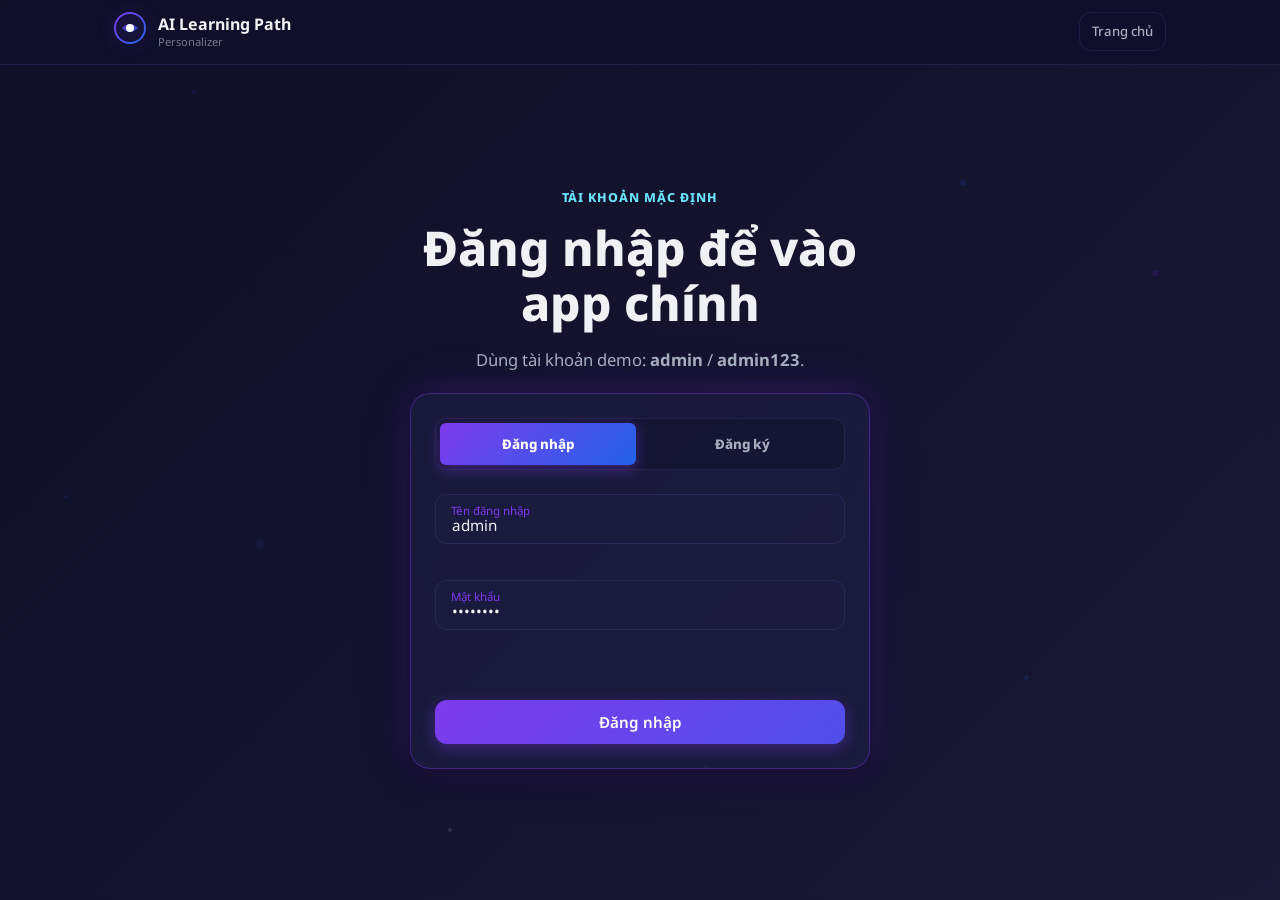
<file: codebase/frontend/auth.html>
<!DOCTYPE html>
<html lang="vi">
<head>
  <meta charset="UTF-8" />
  <meta name="viewport" content="width=device-width, initial-scale=1.0" />
  <meta name="description" content="Đăng nhập hoặc đăng ký AI Learning Path Personalizer." />
  <title>Đăng nhập | AI Learning Path Personalizer</title>
  <link rel="preconnect" href="https://fonts.googleapis.com" />
  <link rel="preconnect" href="https://fonts.gstatic.com" crossorigin />
  <link href="https://fonts.googleapis.com/css2?family=Noto+Sans:wght@400;500;600;700;800&display=swap&subset=vietnamese" rel="stylesheet" />
  <link rel="stylesheet" href="src/styles.css" />
</head>
<body class="page-auth">
  <div class="bg-particles" aria-hidden="true">
    <div class="particle"></div><div class="particle"></div><div class="particle"></div><div class="particle"></div>
    <div class="particle"></div><div class="particle"></div><div class="particle"></div><div class="particle"></div>
    <div class="particle"></div><div class="particle"></div><div class="particle"></div><div class="particle"></div>
  </div>

  <header class="site-header">
    <div class="header-inner container">
      <a class="logo" href="index.html" aria-label="AI Learning Path Personalizer">
        <div class="logo-icon" aria-hidden="true">
          <svg width="32" height="32" viewBox="0 0 32 32" fill="none">
            <circle cx="16" cy="16" r="15" stroke="url(#logoGrad)" stroke-width="2"/>
            <path d="M8 16 Q16 8 24 16 Q16 24 8 16Z" fill="url(#logoGrad)" opacity="0.8"/>
            <circle cx="16" cy="16" r="4" fill="white"/>
            <defs><linearGradient id="logoGrad" x1="0%" y1="0%" x2="100%" y2="100%"><stop offset="0%" stop-color="#7c3aed"/><stop offset="100%" stop-color="#2563eb"/></linearGradient></defs>
          </svg>
        </div>
        <div class="logo-text">
          <span class="logo-title">AI Learning Path</span>
          <span class="logo-sub">Personalizer</span>
        </div>
      </a>
      <a class="btn-ghost btn-sm" href="index.html">Trang chủ</a>
    </div>
  </header>

  <main class="auth-page-main">
    <section class="auth-section" id="auth-section">
      <div class="container auth-layout">
        <div class="auth-copy">
          <span class="auth-kicker">Tài khoản mặc định</span>
          <h1>Đăng nhập để vào app chính</h1>
          <p>Dùng tài khoản demo: <strong>admin</strong> / <strong>admin123</strong>.</p>
        </div>

        <div class="auth-card">
          <div class="auth-tabs" role="tablist" aria-label="Đăng nhập hoặc đăng ký">
            <button class="auth-tab active" id="auth-login-tab" type="button">Đăng nhập</button>
            <button class="auth-tab" id="auth-register-tab" type="button">Đăng ký</button>
          </div>

          <form class="auth-form" id="login-form" novalidate>
            <div class="form-group floating-label-group">
              <input type="text" id="login-email" placeholder=" " autocomplete="username" value="admin" required />
              <label for="login-email">Tên đăng nhập</label>
            </div>
            <div class="form-group floating-label-group">
              <input type="password" id="login-password" placeholder=" " autocomplete="current-password" value="admin123" required />
              <label for="login-password">Mật khẩu</label>
            </div>
            <div class="field-error auth-error" id="login-error"></div>
            <button class="btn-primary btn-full" type="submit"><span>Đăng nhập</span></button>
          </form>

          <form class="auth-form hidden" id="register-form" novalidate>
            <div class="form-group floating-label-group">
              <input type="text" id="register-name" placeholder=" " autocomplete="name" maxlength="80" required />
              <label for="register-name">Họ và tên</label>
            </div>
            <div class="form-group floating-label-group">
              <input type="email" id="register-email" placeholder=" " autocomplete="email" required />
              <label for="register-email">Email</label>
            </div>
            <div class="form-group floating-label-group">
              <input type="password" id="register-password" placeholder=" " autocomplete="new-password" minlength="8" required />
              <label for="register-password">Mật khẩu</label>
            </div>
            <div class="field-error auth-error" id="register-error"></div>
            <button class="btn-primary btn-full" type="submit"><span>Tạo tài khoản</span></button>
          </form>
        </div>
      </div>
    </section>
  </main>

  <script src="src/auth-page.js"></script>
</body>
</html>
</file>
<file: codebase/frontend/src/styles.css>
/* ============================================================
   AI LEARNING PATH PERSONALIZER — MAIN STYLESHEET
   VinUni Batch 02 · Day 05
   ============================================================ */

/* ─── CSS CUSTOM PROPERTIES (Design Tokens) ─────────────────── */
:root {
  /* Background palette — deep navy/purple gradient */
  --bg-base:        hsl(240, 43%, 11%);   /* #0f0c29 */
  --bg-mid:         hsl(247, 38%, 28%);   /* #302b63 */
  --bg-top:         hsl(243, 30%, 19%);   /* #24243e */
  --bg-card:        hsla(240, 40%, 20%, 0.55);
  --bg-card-hover:  hsla(240, 40%, 25%, 0.70);
  --bg-glass:       hsla(255, 50%, 15%, 0.40);
  --bg-input:       hsla(240, 40%, 18%, 0.70);

  /* Accent — violet → electric blue */
  --accent-violet:  hsl(262, 83%, 58%);   /* #7c3aed */
  --accent-blue:    hsl(221, 83%, 53%);   /* #2563eb */
  --accent-mid:     hsl(240, 83%, 57%);   /* midpoint */
  --accent-glow:    hsla(262, 83%, 58%, 0.35);

  /* Status colors */
  --color-success:  hsl(142, 71%, 45%);
  --color-warning:  hsl(43,  96%, 56%);
  --color-error:    hsl(0,   84%, 60%);
  --color-info:     hsl(200, 95%, 55%);

  /* Text hierarchy */
  --text-primary:   hsl(220, 20%, 95%);
  --text-secondary: hsl(220, 15%, 70%);
  --text-muted:     hsl(220, 10%, 50%);
  --text-inverse:   hsl(240, 43%, 11%);

  /* Border */
  --border-subtle:  hsla(255, 50%, 60%, 0.15);
  --border-accent:  hsla(262, 83%, 58%, 0.40);

  /* Typography */
  --font-display:   'Noto Sans', -apple-system, BlinkMacSystemFont, 'Segoe UI', Arial, sans-serif;
  --font-body:      'Noto Sans', -apple-system, BlinkMacSystemFont, 'Segoe UI', Arial, sans-serif;

  /* Spacing scale */
  --sp-1:  0.25rem;
  --sp-2:  0.5rem;
  --sp-3:  0.75rem;
  --sp-4:  1rem;
  --sp-5:  1.25rem;
  --sp-6:  1.5rem;
  --sp-8:  2rem;
  --sp-10: 2.5rem;
  --sp-12: 3rem;
  --sp-16: 4rem;
  --sp-20: 5rem;

  /* Border radius */
  --radius-sm:  0.375rem;
  --radius-md:  0.75rem;
  --radius-lg:  1.25rem;
  --radius-xl:  2rem;
  --radius-full: 9999px;

  /* Shadows */
  --shadow-card: 0 8px 32px hsla(240,43%,5%,0.5), 0 2px 8px hsla(240,43%,5%,0.3);
  --shadow-glow: 0 0 30px hsla(262,83%,58%,0.25), 0 0 60px hsla(262,83%,58%,0.10);
  --shadow-btn:  0 4px 15px hsla(262,83%,58%,0.4);

  /* Transitions */
  --t-fast:   150ms ease;
  --t-base:   250ms ease;
  --t-slow:   400ms cubic-bezier(0.4, 0, 0.2, 1);
  --t-spring: 500ms cubic-bezier(0.34, 1.56, 0.64, 1);
}

/* ─── KEYFRAME ANIMATIONS ────────────────────────────────────── */

@keyframes fadeIn {
  from { opacity: 0; }
  to   { opacity: 1; }
}

@keyframes slideUp {
  from { opacity: 0; transform: translateY(24px); }
  to   { opacity: 1; transform: translateY(0); }
}

@keyframes slideDown {
  from { opacity: 0; transform: translateY(-16px); }
  to   { opacity: 1; transform: translateY(0); }
}

@keyframes pulse {
  0%, 100% { transform: scale(1);    opacity: 1; }
  50%       { transform: scale(1.15); opacity: 0.7; }
}

@keyframes shimmer {
  0%   { background-position: -200% center; }
  100% { background-position:  200% center; }
}

@keyframes gradientShift {
  0%   { background-position: 0%   50%; }
  50%  { background-position: 100% 50%; }
  100% { background-position: 0%   50%; }
}

@keyframes float {
  0%, 100% { transform: translateY(0)    rotate(0deg); }
  33%       { transform: translateY(-20px) rotate(120deg); }
  66%       { transform: translateY(10px)  rotate(240deg); }
}

@keyframes dashFlow {
  to { stroke-dashoffset: -20; }
}

@keyframes toastIn {
  from { opacity: 0; transform: translateX(100%) scale(0.9); }
  to   { opacity: 1; transform: translateX(0)    scale(1);   }
}

@keyframes toastOut {
  from { opacity: 1; transform: translateX(0)    scale(1);   }
  to   { opacity: 0; transform: translateX(100%) scale(0.9); }
}

@keyframes spin {
  to { transform: rotate(360deg); }
}

@keyframes bounceIn {
  0%   { transform: scale(0.3);  opacity: 0; }
  50%  { transform: scale(1.05); opacity: 1; }
  70%  { transform: scale(0.9);  }
  100% { transform: scale(1);    }
}

@keyframes confettiDrop {
  0%   { transform: translateY(-10px) rotate(0deg);   opacity: 1; }
  100% { transform: translateY(60px)  rotate(360deg); opacity: 0; }
}

/* ─── RESET & BASE ───────────────────────────────────────────── */
*, *::before, *::after {
  box-sizing: border-box;
  margin: 0;
  padding: 0;
}

html {
  font-size: 16px;
  scroll-behavior: smooth;
  -webkit-text-size-adjust: 100%;
}

body {
  font-family: var(--font-body);
  font-synthesis-weight: none;
  text-rendering: optimizeLegibility;
  -webkit-font-smoothing: antialiased;
  background:  var(--bg-base);
  color:       var(--text-primary);
  line-height: 1.6;
  min-height:  100vh;
  overflow-x:  hidden;
  /* Animated gradient background */
  background: linear-gradient(
    135deg,
    hsl(240, 43%, 11%) 0%,
    hsl(247, 38%, 17%) 40%,
    hsl(243, 30%, 15%) 70%,
    hsl(262, 40%, 13%) 100%
  );
  background-size: 400% 400%;
  animation: gradientShift 20s ease infinite;
}

a {
  color: inherit;
  text-decoration: none;
}

button {
  cursor: pointer;
  font-family: var(--font-body);
  border: none;
  background: none;
}

input, textarea, select {
  font-family: var(--font-body);
  color: var(--text-primary);
  background: transparent;
  outline: none;
  border: none;
}

img { max-width: 100%; display: block; }

/* ─── LAYOUT UTILS ───────────────────────────────────────────── */
.container {
  width: 100%;
  max-width: 1100px;
  margin: 0 auto;
  padding: 0 var(--sp-6);
}

.hidden { display: none !important; }
.sr-only {
  position: absolute; width: 1px; height: 1px;
  overflow: hidden; clip: rect(0,0,0,0); white-space: nowrap;
}

/* ─── ANIMATED BACKGROUND PARTICLES ─────────────────────────── */
.bg-particles {
  position: fixed;
  inset: 0;
  pointer-events: none;
  z-index: 0;
  overflow: hidden;
}

.particle {
  position: absolute;
  border-radius: var(--radius-full);
  opacity: 0.12;
  animation: float linear infinite;
}

/* Generate 12 particles with varied sizes, positions, delays */
.particle:nth-child(1)  { width:4px;  height:4px;  background:var(--accent-violet); top:10%; left:15%; animation-duration:18s; animation-delay:0s; }
.particle:nth-child(2)  { width:6px;  height:6px;  background:var(--accent-blue);   top:20%; left:75%; animation-duration:22s; animation-delay:-3s; }
.particle:nth-child(3)  { width:3px;  height:3px;  background:var(--accent-violet); top:40%; left:45%; animation-duration:15s; animation-delay:-7s; }
.particle:nth-child(4)  { width:8px;  height:8px;  background:var(--accent-mid);    top:60%; left:20%; animation-duration:25s; animation-delay:-2s; }
.particle:nth-child(5)  { width:5px;  height:5px;  background:var(--accent-blue);   top:75%; left:80%; animation-duration:20s; animation-delay:-10s; }
.particle:nth-child(6)  { width:4px;  height:4px;  background:white;                top:85%; left:55%; animation-duration:17s; animation-delay:-5s; }
.particle:nth-child(7)  { width:7px;  height:7px;  background:var(--accent-violet); top:30%; left:90%; animation-duration:23s; animation-delay:-8s; }
.particle:nth-child(8)  { width:3px;  height:3px;  background:var(--accent-blue);   top:55%; left:05%; animation-duration:19s; animation-delay:-1s; }
.particle:nth-child(9)  { width:5px;  height:5px;  background:var(--accent-mid);    top:05%; left:60%; animation-duration:21s; animation-delay:-12s; }
.particle:nth-child(10) { width:4px;  height:4px;  background:white;                top:92%; left:35%; animation-duration:16s; animation-delay:-6s; }
.particle:nth-child(11) { width:6px;  height:6px;  background:var(--accent-violet); top:48%; left:65%; animation-duration:24s; animation-delay:-4s; }
.particle:nth-child(12) { width:3px;  height:3px;  background:var(--accent-blue);   top:70%; left:50%; animation-duration:18s; animation-delay:-9s; }

/* ─── SITE HEADER ────────────────────────────────────────────── */
.site-header {
  position: sticky;
  top: 0;
  z-index: 100;
  background: hsla(240, 43%, 11%, 0.85);
  backdrop-filter: blur(20px) saturate(180%);
  -webkit-backdrop-filter: blur(20px) saturate(180%);
  border-bottom: 1px solid var(--border-subtle);
  padding: var(--sp-3) 0;
  animation: slideDown var(--t-slow) both;
}

.header-inner {
  display: flex;
  align-items: center;
  justify-content: space-between;
  gap: var(--sp-4);
}

/* Logo */
.logo { display: flex; align-items: center; gap: var(--sp-3); }
.logo-icon { flex-shrink: 0; filter: drop-shadow(0 0 8px var(--accent-glow)); }
.logo-text  { display: flex; flex-direction: column; line-height: 1.2; }
.logo-title { font-family: var(--font-display); font-weight: 700; font-size: 1rem; color: var(--text-primary); }
.logo-sub   { font-size: 0.7rem; color: var(--text-muted); font-weight: 400; }

/* Header actions */
.header-actions { display: flex; align-items: center; gap: var(--sp-3); }

.account-menu {
  display: flex;
  align-items: center;
  gap: var(--sp-3);
  padding: var(--sp-2);
  border: 1px solid var(--border-subtle);
  border-radius: var(--radius-full);
  background: hsla(240, 40%, 18%, 0.72);
  min-width: 0;
}

.account-avatar {
  width: 34px;
  height: 34px;
  border-radius: var(--radius-full);
  display: grid;
  place-items: center;
  font-weight: 800;
  background: linear-gradient(135deg, var(--accent-violet), var(--accent-blue));
  color: white;
  flex-shrink: 0;
}

.account-copy {
  display: grid;
  line-height: 1.1;
  min-width: 0;
}

.account-name {
  font-size: 0.86rem;
  font-weight: 700;
  max-width: 150px;
  overflow: hidden;
  text-overflow: ellipsis;
  white-space: nowrap;
}

.account-email {
  font-size: 0.72rem;
  color: var(--text-muted);
  max-width: 150px;
  overflow: hidden;
  text-overflow: ellipsis;
  white-space: nowrap;
}

.cost-display {
  display: flex; align-items: center; gap: var(--sp-2);
  background: var(--bg-card);
  border: 1px solid var(--border-subtle);
  border-radius: var(--radius-full);
  padding: var(--sp-2) var(--sp-4);
  font-size: 0.75rem;
  color: var(--text-secondary);
  transition: var(--t-base);
}
.cost-display:hover { border-color: var(--border-accent); color: var(--text-primary); }

.btn-icon {
  width: 38px; height: 38px;
  border-radius: var(--radius-full);
  display: flex; align-items: center; justify-content: center;
  background: var(--bg-card);
  border: 1px solid var(--border-subtle);
  color: var(--text-secondary);
  transition: var(--t-base);
}
.btn-icon:hover {
  background: var(--bg-card-hover);
  border-color: var(--border-accent);
  color: var(--text-primary);
  box-shadow: var(--shadow-glow);
  transform: scale(1.05);
}

/* ─── GRADIENT TEXT UTILITY ──────────────────────────────────── */
.gradient-text {
  background: linear-gradient(135deg, var(--accent-violet), var(--accent-blue));
  background-size: 200% 200%;
  animation: gradientShift 4s ease infinite;
  -webkit-background-clip: text;
  -webkit-text-fill-color: transparent;
  background-clip: text;
}

.hero-title,
.auth-copy h2,
.form-title,
.roadmap-title,
.phase-title,
.milestone-title,
.modal-title {
  overflow: visible;
  padding-block: 0.06em;
  word-break: normal;
  overflow-wrap: break-word;
  hyphens: manual;
}

/* ─── HERO SECTION ───────────────────────────────────────────── */
.hero {
  position: relative;
  overflow: hidden;
  padding: var(--sp-20) 0 var(--sp-16);
  text-align: center;
  z-index: 1;
}

.hero-content {
  position: relative;
  z-index: 2;
  animation: slideUp var(--t-slow) 0.1s both;
}

.hero-badge {
  display: inline-flex;
  align-items: center;
  gap: var(--sp-2);
  background: var(--bg-card);
  border: 1px solid var(--border-accent);
  border-radius: var(--radius-full);
  padding: var(--sp-2) var(--sp-4);
  font-size: 0.8rem;
  color: var(--text-secondary);
  margin-bottom: var(--sp-6);
  animation: fadeIn 0.8s 0.3s both;
}

.pulse-dot {
  width: 8px; height: 8px;
  border-radius: var(--radius-full);
  background: var(--color-success);
  animation: pulse 2s ease-in-out infinite;
  display: inline-block;
  flex-shrink: 0;
}

.hero-title {
  font-family: var(--font-display);
  font-size: clamp(2rem, 5vw, 3.8rem);
  font-weight: 700;
  line-height: 1.22;
  color: var(--text-primary);
  margin-bottom: var(--sp-5);
  letter-spacing: 0;
}

.hero-title .gradient-text {
  display: block;
}

.hero-subtitle {
  font-size: clamp(1rem, 2vw, 1.15rem);
  color: var(--text-secondary);
  max-width: 560px;
  margin: 0 auto var(--sp-8);
  line-height: 1.7;
}

.hero-stats {
  display: flex;
  align-items: center;
  justify-content: center;
  gap: var(--sp-6);
  margin-bottom: var(--sp-8);
  animation: fadeIn 0.8s 0.5s both;
}

.stat-item {
  display: flex;
  flex-direction: column;
  align-items: center;
}

.stat-number {
  font-family: var(--font-display);
  font-size: 1.8rem;
  font-weight: 800;
  color: var(--text-primary);
  line-height: 1;
  background: linear-gradient(135deg, var(--accent-violet), var(--accent-blue));
  -webkit-background-clip: text;
  -webkit-text-fill-color: transparent;
  background-clip: text;
}

.stat-label {
  font-size: 0.78rem;
  color: var(--text-muted);
  margin-top: var(--sp-1);
}

.stat-divider {
  width: 1px;
  height: 40px;
  background: var(--border-subtle);
}

/* Hero decorative orbs */
.hero-orb {
  position: absolute;
  border-radius: var(--radius-full);
  filter: blur(80px);
  pointer-events: none;
  z-index: 1;
}
.orb-1 {
  width: 400px; height: 400px;
  background: hsla(262, 83%, 58%, 0.15);
  top: -100px; left: -100px;
  animation: float 20s ease-in-out infinite;
}
.orb-2 {
  width: 300px; height: 300px;
  background: hsla(221, 83%, 53%, 0.12);
  top: 0; right: -80px;
  animation: float 25s ease-in-out infinite reverse;
}
.orb-3 {
  width: 200px; height: 200px;
  background: hsla(240, 83%, 57%, 0.10);
  bottom: 0; left: 50%;
  animation: float 15s ease-in-out infinite 5s;
}

/* ─── BUTTONS ────────────────────────────────────────────────── */
.btn-primary {
  display: inline-flex;
  align-items: center;
  justify-content: center;
  gap: var(--sp-2);
  background: linear-gradient(135deg, var(--accent-violet), var(--accent-blue));
  background-size: 200% 200%;
  color: white;
  font-family: var(--font-body);
  font-weight: 600;
  font-size: 0.95rem;
  padding: var(--sp-3) var(--sp-6);
  border-radius: var(--radius-md);
  border: none;
  cursor: pointer;
  transition: var(--t-spring);
  box-shadow: var(--shadow-btn);
  position: relative;
  overflow: hidden;
}
.btn-primary::before {
  content: '';
  position: absolute;
  inset: 0;
  background: linear-gradient(135deg, var(--accent-blue), var(--accent-violet));
  opacity: 0;
  transition: opacity var(--t-base);
}
.btn-primary:hover { transform: translateY(-2px) scale(1.02); box-shadow: 0 8px 25px hsla(262,83%,58%,0.5); }
.btn-primary:hover::before { opacity: 1; }
.btn-primary:active { transform: translateY(0) scale(0.98); }
.btn-primary:disabled {
  opacity: 0.5;
  cursor: not-allowed;
  transform: none;
  box-shadow: none;
}
.btn-primary span, .btn-primary svg { position: relative; z-index: 1; }

.btn-full { width: 100%; }

.btn-ghost {
  display: inline-flex;
  align-items: center;
  justify-content: center;
  gap: var(--sp-2);
  background: transparent;
  color: var(--text-secondary);
  font-family: var(--font-body);
  font-weight: 500;
  font-size: 0.9rem;
  padding: var(--sp-3) var(--sp-5);
  border-radius: var(--radius-md);
  border: 1px solid var(--border-subtle);
  cursor: pointer;
  transition: var(--t-base);
}
.btn-ghost:hover {
  background: var(--bg-card);
  border-color: var(--border-accent);
  color: var(--text-primary);
  transform: translateY(-1px);
}
.btn-ghost:disabled { opacity: 0.4; cursor: not-allowed; transform: none; }

.btn-danger {
  display: inline-flex;
  align-items: center;
  justify-content: center;
  gap: var(--sp-2);
  background: hsla(0,84%,60%,0.15);
  color: var(--color-error);
  font-weight: 600;
  font-size: 0.85rem;
  padding: var(--sp-2) var(--sp-4);
  border-radius: var(--radius-sm);
  border: 1px solid hsla(0,84%,60%,0.3);
  cursor: pointer;
  transition: var(--t-base);
}
.btn-danger:hover {
  background: hsla(0,84%,60%,0.25);
  transform: translateY(-1px);
}

.btn-sm { font-size: 0.82rem; padding: var(--sp-2) var(--sp-3); }

/* Hero CTA specific */
.hero-cta {
  font-size: 1.05rem;
  padding: var(--sp-4) var(--sp-8);
  border-radius: var(--radius-lg);
  animation: slideUp 0.8s 0.4s both;
}

.page-landing {
  height: 100vh;
  overflow: hidden;
}

.landing-3d-canvas {
  position: fixed;
  inset: 0;
  width: 100vw;
  height: 100vh;
  z-index: 0;
  pointer-events: none;
  opacity: 0.78;
}

.page-landing::after {
  content: '';
  position: fixed;
  inset: 0;
  z-index: 0;
  pointer-events: none;
  background:
    linear-gradient(90deg, hsla(240, 43%, 9%, 0.72) 0%, hsla(240, 43%, 9%, 0.42) 34%, transparent 62%),
    radial-gradient(circle at 72% 34%, hsla(190, 95%, 60%, 0.12), transparent 28%),
    radial-gradient(circle at 30% 72%, hsla(262, 83%, 58%, 0.12), transparent 32%),
    linear-gradient(180deg, transparent 0%, hsla(240, 43%, 8%, 0.36) 100%);
}

.landing-main {
  height: calc(100vh - 65px);
  min-height: 0;
}

.landing-hero {
  position: relative;
  z-index: 1;
  height: 100%;
  min-height: 0;
  display: flex;
  align-items: center;
  padding: var(--sp-6) 0;
}

.landing-hero-inner {
  display: grid;
  grid-template-columns: minmax(320px, 520px) 1fr;
  align-items: center;
  gap: var(--sp-10);
}

.landing-copy .hero-title,
.landing-copy .hero-subtitle {
  text-align: left;
  margin-inline: 0;
}

.landing-copy {
  position: relative;
  z-index: 2;
}

.landing-actions {
  display: flex;
  gap: var(--sp-3);
  flex-wrap: wrap;
  align-items: center;
}

.hero-cta-secondary {
  padding: var(--sp-4) var(--sp-6);
  border-radius: var(--radius-lg);
}

.landing-band {
  position: relative;
  z-index: 1;
  padding: var(--sp-8) 0 var(--sp-16);
}

.landing-grid {
  display: grid;
  grid-template-columns: repeat(3, 1fr);
  gap: var(--sp-4);
}

.landing-grid > div {
  border-top: 1px solid var(--border-subtle);
  padding-top: var(--sp-4);
}

.auth-page-main {
  position: relative;
  z-index: 1;
  min-height: calc(100vh - 76px);
  display: flex;
  align-items: center;
  justify-content: center;
}

.auth-copy h1 {
  font-family: var(--font-display);
  font-size: clamp(2rem, 5vw, 3rem);
  line-height: 1.15;
  font-weight: 800;
  color: var(--text-primary);
  margin-bottom: var(--sp-4);
  letter-spacing: 0;
}

.page-auth .auth-section {
  width: 100%;
  padding: var(--sp-8) 0;
}

.page-auth .auth-layout {
  grid-template-columns: minmax(0, 460px);
  justify-content: center;
  gap: var(--sp-5);
}

.page-auth .auth-copy {
  max-width: 460px;
  text-align: center;
  margin: 0 auto;
}

.page-auth .auth-card {
  width: 100%;
}

/* ─── APP CONTAINER ──────────────────────────────────────────── */
.app-container {
  position: relative;
  z-index: 1;
  padding-bottom: var(--sp-16);
}

.page-workspace {
  height: 100vh;
  overflow: hidden;
}

.page-workspace .site-header {
  position: static;
}

.page-workspace .site-header .container {
  max-width: none;
}

.workspace-page-shell {
  position: relative;
  z-index: 1;
  height: calc(100vh - 65px);
  width: 100%;
  padding: var(--sp-4);
  overflow: hidden;
}

.workspace-results {
  max-width: none;
  height: 100%;
  margin: 0;
  display: flex;
  flex-direction: column;
  gap: var(--sp-4);
}

.workspace-toolbar {
  display: flex;
  justify-content: flex-end;
  align-items: center;
  min-height: 36px;
}

.workspace-toggle {
  background: hsla(240, 40%, 16%, 0.72);
}

.workspace-results .confidence-header {
  margin-bottom: 0;
}

.workspace-results .alert {
  margin-bottom: 0;
}

.workspace-results .split-workspace {
  min-height: 0;
  flex: 1;
  height: 100%;
}

.workspace-results .workspace-panel {
  min-height: 0;
  height: 100%;
  display: flex;
  flex-direction: column;
}

.workspace-results .chat-container {
  flex: 1;
  height: auto;
}

.workspace-results .roadmap-panel {
  min-height: 0;
}

.workspace-results .roadmap-tree {
  flex: 1;
}

.workspace-panel-actions {
  display: flex;
  align-items: center;
  gap: var(--sp-2);
}

.btn-panel-action {
  width: 34px;
  height: 34px;
  border-radius: var(--radius-sm);
}

.page-workspace .workspace-page-shell {
  max-width: none;
}

.page-workspace .workspace-results {
  width: 100%;
  max-width: none;
  margin: 0;
  animation: none;
}

.page-workspace .workspace-results .confidence-header {
  margin-bottom: 0;
}

.page-workspace .workspace-results .split-workspace {
  width: 100%;
}

.page-workspace:not(.chat-expanded) .workspace-results .split-workspace {
  grid-template-columns: minmax(0, 75fr) minmax(260px, 25fr) !important;
}

.page-workspace.summary-hidden .confidence-header,
.page-workspace.summary-hidden #fallback-alert,
.page-workspace.summary-hidden #failure-alert {
  display: none !important;
}

.page-workspace.chat-expanded .workspace-toolbar,
.page-workspace.chat-expanded .confidence-header,
.page-workspace.chat-expanded #fallback-alert,
.page-workspace.chat-expanded #failure-alert,
.page-workspace.chat-expanded .roadmap-panel,
.page-workspace.chat-expanded .site-header {
  display: none !important;
}

.page-workspace.chat-expanded .workspace-page-shell {
  height: 100vh;
  padding: var(--sp-3);
}

.page-workspace.chat-expanded .workspace-results {
  gap: 0;
}

.page-workspace.chat-expanded .split-workspace {
  grid-template-columns: 1fr;
  gap: 0;
}

.page-workspace.chat-expanded .chat-panel {
  border-radius: var(--radius-md);
}

.page-workspace.chat-expanded .chat-container {
  padding: var(--sp-5);
}

/* ─── AUTH SECTION ──────────────────────────────────────────── */
.auth-section {
  position: relative;
  z-index: 1;
  padding: var(--sp-16) 0 var(--sp-10);
}

.auth-layout {
  display: grid;
  grid-template-columns: minmax(0, 0.9fr) minmax(340px, 440px);
  gap: var(--sp-10);
  align-items: center;
}

.auth-copy { max-width: 560px; }

.auth-kicker {
  display: inline-flex;
  color: hsl(190, 95%, 70%);
  font-weight: 800;
  font-size: 0.78rem;
  text-transform: uppercase;
  letter-spacing: 0.08em;
  margin-bottom: var(--sp-3);
}

.auth-copy h2 {
  font-family: var(--font-display);
  font-size: clamp(2rem, 3.2vw, 3rem);
  font-weight: 700;
  line-height: 1.28;
  letter-spacing: 0;
  margin-bottom: var(--sp-4);
}

.auth-copy p {
  color: var(--text-secondary);
  font-size: 1.04rem;
}

.auth-card {
  background: var(--bg-card);
  border: 1px solid var(--border-accent);
  border-radius: var(--radius-lg);
  padding: var(--sp-6);
  box-shadow: var(--shadow-card), var(--shadow-glow);
  backdrop-filter: blur(16px);
}

.auth-tabs {
  display: grid;
  grid-template-columns: repeat(2, 1fr);
  gap: var(--sp-2);
  padding: var(--sp-1);
  background: hsla(240, 40%, 14%, 0.72);
  border: 1px solid var(--border-subtle);
  border-radius: var(--radius-md);
  margin-bottom: var(--sp-6);
}

.auth-tab {
  min-height: 42px;
  border-radius: var(--radius-sm);
  color: var(--text-secondary);
  font-weight: 800;
  transition: all var(--t-base);
}

.auth-tab.active {
  color: white;
  background: linear-gradient(135deg, var(--accent-violet), var(--accent-blue));
  box-shadow: var(--shadow-btn);
}

.auth-form {
  display: grid;
  gap: var(--sp-4);
}

.auth-error { min-height: 1.2rem; }

/* ─── STEP INDICATOR ─────────────────────────────────────────── */
.step-indicator {
  display: flex;
  align-items: center;
  justify-content: center;
  gap: 0;
  margin-bottom: var(--sp-8);
  animation: fadeIn 0.5s both;
}

.step-item {
  display: flex;
  flex-direction: column;
  align-items: center;
  gap: var(--sp-2);
}

.step-circle {
  width: 40px; height: 40px;
  border-radius: var(--radius-full);
  background: var(--bg-card);
  border: 2px solid var(--border-subtle);
  display: flex; align-items: center; justify-content: center;
  font-family: var(--font-display);
  font-weight: 700;
  font-size: 0.9rem;
  color: var(--text-muted);
  transition: var(--t-slow);
}

.step-item.active   .step-circle {
  background: linear-gradient(135deg, var(--accent-violet), var(--accent-blue));
  border-color: transparent;
  color: white;
  box-shadow: var(--shadow-btn);
}
.step-item.completed .step-circle {
  background: var(--color-success);
  border-color: transparent;
  color: white;
}

.step-label {
  font-size: 0.75rem;
  color: var(--text-muted);
  transition: color var(--t-base);
}
.step-item.active   .step-label { color: var(--text-primary); }
.step-item.completed .step-label { color: var(--color-success); }

.step-line {
  flex: 1;
  height: 2px;
  min-width: 80px;
  max-width: 160px;
  background: var(--border-subtle);
  margin: 0 var(--sp-3);
  margin-bottom: var(--sp-5);
  transition: background var(--t-slow);
  position: relative;
  overflow: hidden;
}
.step-line.active::after {
  content: '';
  position: absolute;
  inset: 0;
  background: linear-gradient(90deg, var(--accent-violet), var(--accent-blue));
  animation: shimmer 1.5s ease both;
}

/* ─── FORM CARDS (glassmorphism) ─────────────────────────────── */
.form-section { max-width: 580px; margin: 0 auto; }

.form-card {
  background: var(--bg-card);
  backdrop-filter: blur(24px) saturate(180%);
  -webkit-backdrop-filter: blur(24px) saturate(180%);
  border: 1px solid var(--border-subtle);
  border-radius: var(--radius-xl);
  padding: var(--sp-8);
  box-shadow: var(--shadow-card);
  animation: slideUp var(--t-slow) both;
  transition: var(--t-slow);
}
.form-card:hover {
  border-color: var(--border-accent);
  box-shadow: var(--shadow-card), var(--shadow-glow);
}

.form-card-header { margin-bottom: var(--sp-8); }

.form-title {
  font-family: var(--font-display);
  font-size: 1.5rem;
  font-weight: 700;
  color: var(--text-primary);
  display: flex;
  align-items: center;
  gap: var(--sp-3);
  margin-bottom: var(--sp-2);
}

.title-icon { font-size: 1.4rem; }

.form-subtitle {
  color: var(--text-secondary);
  font-size: 0.9rem;
  line-height: 1.6;
}

/* ─── FLOATING LABEL FORM GROUPS ─────────────────────────────── */
.form-group { margin-bottom: var(--sp-5); }

.floating-label-group {
  position: relative;
}

.floating-label-group input,
.floating-label-group select {
  width: 100%;
  background: var(--bg-input);
  border: 1px solid var(--border-subtle);
  border-radius: var(--radius-md);
  padding: 1.25rem var(--sp-4) 0.5rem;
  font-size: 0.95rem;
  color: var(--text-primary);
  transition: var(--t-base);
  appearance: none;
  -webkit-appearance: none;
}
.floating-label-group input:focus,
.floating-label-group select:focus {
  border-color: var(--accent-violet);
  box-shadow: 0 0 0 3px hsla(262,83%,58%,0.2);
  background: var(--bg-card-hover);
}

.floating-label-group label {
  position: absolute;
  top: 50%;
  left: var(--sp-4);
  transform: translateY(-50%);
  font-size: 0.95rem;
  color: var(--text-muted);
  transition: var(--t-base);
  pointer-events: none;
  white-space: nowrap;
}

/* Raise label when input has value or is focused */
.floating-label-group input:not(:placeholder-shown) ~ label,
.floating-label-group input:focus ~ label,
.floating-label-group select:focus ~ label,
.floating-label-group select.has-value ~ label {
  top: 0.5rem;
  transform: translateY(0);
  font-size: 0.72rem;
  color: var(--accent-violet);
}

/* Select arrow */
.floating-label-group select {
  background-image: url("data:image/svg+xml,%3Csvg xmlns='http://www.w3.org/2000/svg' width='12' height='12' viewBox='0 0 24 24' fill='none' stroke='%237c3aed' stroke-width='2'%3E%3Cpolyline points='6 9 12 15 18 9'/%3E%3C/svg%3E");
  background-repeat: no-repeat;
  background-position: right var(--sp-4) center;
  padding-right: var(--sp-10);
}

.field-error {
  font-size: 0.78rem;
  color: var(--color-error);
  margin-top: var(--sp-1);
  min-height: 1.1em;
  padding-left: var(--sp-1);
}

.required { color: var(--color-error); }

.form-textarea {
  width: 100%;
  background: var(--bg-input);
  border: 1px solid var(--border-subtle);
  border-radius: var(--radius-md);
  padding: var(--sp-3) var(--sp-4);
  font-size: 0.9rem;
  color: var(--text-primary);
  resize: vertical;
  transition: var(--t-base);
}
.form-textarea:focus {
  border-color: var(--accent-violet);
  box-shadow: 0 0 0 3px hsla(262,83%,58%,0.2);
}
.form-textarea::placeholder { color: var(--text-muted); }

/* ─── QUIZ STYLES ────────────────────────────────────────────── */
.quiz-header-row {
  display: flex;
  align-items: flex-start;
  justify-content: space-between;
  gap: var(--sp-4);
  margin-bottom: var(--sp-3);
}

.quiz-timer-badge {
  display: flex;
  align-items: center;
  gap: var(--sp-2);
  background: var(--bg-card-hover);
  border: 1px solid var(--border-subtle);
  border-radius: var(--radius-full);
  padding: var(--sp-2) var(--sp-3);
  font-size: 0.8rem;
  color: var(--text-secondary);
  flex-shrink: 0;
}

.quiz-progress-wrap {
  display: flex;
  align-items: center;
  gap: var(--sp-3);
  margin-top: var(--sp-4);
}

.quiz-progress-bar {
  flex: 1;
  height: 6px;
  background: var(--bg-input);
  border-radius: var(--radius-full);
  overflow: hidden;
}

.quiz-progress-fill {
  height: 100%;
  background: linear-gradient(90deg, var(--accent-violet), var(--accent-blue));
  border-radius: var(--radius-full);
  transition: width 0.5s cubic-bezier(0.4, 0, 0.2, 1);
}

.quiz-progress-label {
  font-size: 0.78rem;
  color: var(--text-muted);
  white-space: nowrap;
  min-width: 70px;
  text-align: right;
}

/* Question Card */
.question-card {
  background: var(--bg-input);
  border: 1px solid var(--border-subtle);
  border-radius: var(--radius-lg);
  padding: var(--sp-6);
  margin-bottom: var(--sp-6);
  animation: slideUp var(--t-base) both;
}

.question-number {
  display: inline-block;
  background: linear-gradient(135deg, var(--accent-violet), var(--accent-blue));
  color: white;
  font-family: var(--font-display);
  font-size: 0.78rem;
  font-weight: 700;
  padding: var(--sp-1) var(--sp-3);
  border-radius: var(--radius-full);
  margin-bottom: var(--sp-3);
  letter-spacing: 0.05em;
  text-transform: uppercase;
}

.question-text {
  font-family: var(--font-display);
  font-size: 1.05rem;
  font-weight: 600;
  color: var(--text-primary);
  line-height: 1.5;
  margin-bottom: var(--sp-5);
}

.options-grid {
  display: grid;
  gap: var(--sp-3);
}

.option-btn {
  display: flex;
  align-items: center;
  gap: var(--sp-3);
  background: var(--bg-card);
  border: 1.5px solid var(--border-subtle);
  border-radius: var(--radius-md);
  padding: var(--sp-3) var(--sp-4);
  font-size: 0.9rem;
  color: var(--text-secondary);
  text-align: left;
  cursor: pointer;
  transition: var(--t-base);
  width: 100%;
  font-family: var(--font-body);
}

.option-btn:hover:not(:disabled) {
  border-color: var(--accent-violet);
  color: var(--text-primary);
  background: var(--bg-card-hover);
  transform: translateX(4px);
}

.option-btn .opt-label {
  width: 26px; height: 26px;
  border-radius: var(--radius-full);
  background: var(--bg-input);
  border: 1px solid var(--border-subtle);
  display: flex; align-items: center; justify-content: center;
  font-size: 0.78rem;
  font-weight: 700;
  flex-shrink: 0;
  transition: var(--t-base);
}

.option-btn.selected {
  border-color: var(--accent-violet);
  background: hsla(262,83%,58%,0.12);
  color: var(--text-primary);
}
.option-btn.selected .opt-label {
  background: var(--accent-violet);
  color: white;
  border-color: transparent;
}

.option-btn.correct {
  border-color: var(--color-success);
  background: hsla(142,71%,45%,0.12);
  color: var(--color-success);
}
.option-btn.correct .opt-label {
  background: var(--color-success);
  color: white;
  border-color: transparent;
}

.option-btn.wrong {
  border-color: var(--color-error);
  background: hsla(0,84%,60%,0.10);
  color: var(--color-error);
}
.option-btn.wrong .opt-label {
  background: var(--color-error);
  color: white;
  border-color: transparent;
}

.option-btn:disabled { cursor: default; }

.question-feedback {
  min-height: 1.4em;
  font-size: 0.85rem;
  font-weight: 500;
  margin-top: var(--sp-3);
  transition: var(--t-base);
}
.question-feedback.correct { color: var(--color-success); }
.question-feedback.wrong   { color: var(--color-error);   }

/* Quiz Navigation */
.quiz-nav {
  display: flex;
  align-items: center;
  justify-content: space-between;
  gap: var(--sp-4);
}

.quiz-dots {
  display: flex;
  gap: var(--sp-2);
  flex-wrap: wrap;
  justify-content: center;
}

.quiz-dot {
  width: 8px; height: 8px;
  border-radius: var(--radius-full);
  background: var(--border-subtle);
  transition: var(--t-base);
  cursor: pointer;
}
.quiz-dot.answered { background: var(--accent-violet); }
.quiz-dot.active   { background: var(--accent-blue); width: 20px; }
.quiz-dot.correct  { background: var(--color-success); }
.quiz-dot.wrong    { background: var(--color-error); }

/* ─── RESULTS SECTION ────────────────────────────────────────── */
.results-section {
  max-width: 900px;
  margin: 0 auto;
  animation: slideUp var(--t-slow) both;
}

/* Confidence Header */
.confidence-header {
  display: grid;
  grid-template-columns: 1fr auto;
  gap: var(--sp-5);
  margin-bottom: var(--sp-6);
}

.confidence-card, .score-card {
  background: var(--bg-card);
  backdrop-filter: blur(20px);
  -webkit-backdrop-filter: blur(20px);
  border: 1px solid var(--border-subtle);
  border-radius: var(--radius-lg);
  padding: var(--sp-5);
  transition: var(--t-base);
}
.confidence-card:hover, .score-card:hover {
  border-color: var(--border-accent);
  box-shadow: var(--shadow-glow);
}

.confidence-label, .score-label {
  font-size: 0.78rem;
  text-transform: uppercase;
  letter-spacing: 0.08em;
  color: var(--text-muted);
  margin-bottom: var(--sp-3);
}

.confidence-meter-wrap {
  display: flex;
  align-items: center;
  gap: var(--sp-3);
  margin-bottom: var(--sp-3);
}

.confidence-meter {
  flex: 1;
  height: 10px;
  background: var(--bg-input);
  border-radius: var(--radius-full);
  overflow: hidden;
}

.confidence-fill {
  height: 100%;
  border-radius: var(--radius-full);
  background: linear-gradient(90deg, var(--color-error), var(--color-warning), var(--color-success));
  background-size: 200% 100%;
  transition: width 1.2s cubic-bezier(0.4, 0, 0.2, 1);
}

.confidence-value {
  font-family: var(--font-display);
  font-weight: 700;
  font-size: 1.1rem;
  color: var(--text-primary);
  min-width: 45px;
  text-align: right;
}

.confidence-badge {
  display: inline-flex;
  align-items: center;
  gap: var(--sp-2);
  font-size: 0.82rem;
  font-weight: 500;
}
.confidence-badge .badge-dot {
  width: 8px; height: 8px;
  border-radius: var(--radius-full);
  background: var(--color-success);
}

.score-card { text-align: center; min-width: 120px; }
.score-value {
  font-family: var(--font-display);
  font-size: 2.2rem;
  font-weight: 800;
  background: linear-gradient(135deg, var(--accent-violet), var(--accent-blue));
  -webkit-background-clip: text;
  -webkit-text-fill-color: transparent;
  background-clip: text;
  line-height: 1;
  margin-bottom: var(--sp-2);
}
.score-level {
  font-size: 0.82rem;
  color: var(--text-secondary);
  font-weight: 500;
}

/* ─── ALERT BANNERS ──────────────────────────────────────────── */
.alert {
  display: flex;
  align-items: flex-start;
  gap: var(--sp-4);
  border-radius: var(--radius-lg);
  padding: var(--sp-4) var(--sp-5);
  margin-bottom: var(--sp-5);
  font-size: 0.9rem;
  line-height: 1.5;
  animation: slideDown var(--t-slow) both;
}
.alert svg { flex-shrink: 0; margin-top: 2px; }
.alert div { flex: 1; }
.alert strong { display: block; font-weight: 600; margin-bottom: var(--sp-1); }
.alert p { color: var(--text-secondary); font-size: 0.85rem; margin: 0; }

.alert-fallback {
  background: hsla(43,96%,56%,0.08);
  border: 1px solid hsla(43,96%,56%,0.3);
  color: var(--color-warning);
}
.alert-fallback svg { color: var(--color-warning); }

.alert-failure {
  background: hsla(0,84%,60%,0.08);
  border: 1px solid hsla(0,84%,60%,0.3);
  color: var(--color-error);
}
.alert-failure svg { color: var(--color-error); }

/* ─── SPLIT WORKSPACE ───────────────────────────────────────── */
.split-workspace {
  display: grid;
  grid-template-columns: minmax(0, 3fr) minmax(280px, 1fr);
  gap: var(--sp-5);
  align-items: stretch;
}

.workspace-panel {
  background: var(--bg-card);
  backdrop-filter: blur(24px);
  -webkit-backdrop-filter: blur(24px);
  border: 1px solid var(--border-subtle);
  border-radius: var(--radius-lg);
  overflow: hidden;
  box-shadow: var(--shadow-card);
  min-width: 0;
  display: flex;
  flex-direction: column;
}

.workspace-panel-header {
  display: flex;
  align-items: center;
  justify-content: space-between;
  border-bottom: 1px solid var(--border-subtle);
  background: hsla(240,40%,15%,0.6);
  padding: var(--sp-4) var(--sp-5);
}

.workspace-panel-title {
  display: flex;
  align-items: center;
  gap: var(--sp-2);
  font-family: var(--font-body);
  font-size: 1rem;
  font-weight: 700;
  color: var(--text-primary);
  margin: 0;
}

/* ─── CHAT INTERFACE ─────────────────────────────────────────── */
.chat-container {
  display: flex;
  flex-direction: column;
  height: 620px;
  min-height: 0;
  padding: var(--sp-5);
}

.chat-messages {
  flex: 1;
  overflow-y: auto;
  overflow-x: hidden;
  padding: var(--sp-4) var(--sp-2);
  display: flex;
  flex-direction: column;
  gap: var(--sp-4);
  scroll-behavior: smooth;
}

/* Custom scrollbar */
.chat-messages::-webkit-scrollbar { width: 4px; }
.chat-messages::-webkit-scrollbar-track { background: transparent; }
.chat-messages::-webkit-scrollbar-thumb {
  background: var(--border-subtle);
  border-radius: var(--radius-full);
}
.chat-messages::-webkit-scrollbar-thumb:hover { background: var(--accent-violet); }

/* Message bubbles */
.msg {
  display: flex;
  gap: var(--sp-3);
  animation: slideUp var(--t-base) both;
  max-width: 100%;
  min-width: 0;
}

.msg.user {
  align-self: flex-end;
  flex-direction: row-reverse;
}

.msg-avatar {
  width: 34px; height: 34px;
  border-radius: var(--radius-full);
  display: flex; align-items: center; justify-content: center;
  font-size: 1rem;
  flex-shrink: 0;
  align-self: flex-end;
}
.msg.ai   .msg-avatar { background: linear-gradient(135deg, hsla(262,83%,58%,0.3), hsla(221,83%,53%,0.3)); }
.msg.user .msg-avatar { background: linear-gradient(135deg, var(--accent-violet), var(--accent-blue)); }

.msg-bubble {
  border-radius: var(--radius-lg);
  padding: var(--sp-3) var(--sp-4);
  font-size: 0.9rem;
  line-height: 1.6;
  position: relative;
  word-break: break-word;
  overflow-wrap: anywhere;
}

.msg.ai .msg-bubble {
  background: var(--bg-card-hover);
  border: 1px solid var(--border-subtle);
  color: var(--text-primary);
  border-bottom-left-radius: var(--sp-1);
}

.msg.user .msg-bubble {
  background: linear-gradient(135deg, var(--accent-violet), var(--accent-blue));
  color: white;
  border-bottom-right-radius: var(--sp-1);
  box-shadow: 0 4px 15px hsla(262,83%,58%,0.3);
}

.msg-time {
  font-size: 0.7rem;
  color: var(--text-muted);
  margin-top: var(--sp-1);
  text-align: right;
}
.msg.user .msg-time { text-align: left; }

.chat-trace {
  margin-top: var(--sp-2);
  max-width: min(760px, 100%);
  border: 1px solid hsla(218,46%,44%,0.38);
  border-radius: var(--radius-md);
  background: hsla(0,0%,100%,0.95);
  overflow: hidden;
  color: #111827;
}

.chat-trace summary {
  cursor: pointer;
  list-style: none;
  display: flex;
  align-items: center;
  justify-content: space-between;
  gap: var(--sp-2);
  padding: var(--sp-3) var(--sp-3);
  color: #ffffff;
  background: #315a8d;
  border-bottom: 3px solid #d73f3f;
  font-size: 0.9rem;
  font-weight: 700;
}

.chat-trace summary::-webkit-details-marker { display: none; }

.trace-summary-status {
  color: rgba(255,255,255,0.78);
  font-weight: 600;
}

.trace-list {
  display: grid;
  gap: var(--sp-3);
  margin: 0;
  padding: var(--sp-3);
  list-style: none;
}

.trace-step {
  display: grid;
  gap: var(--sp-2);
  padding: 0;
  background: transparent;
  border: 0;
}

.trace-step.trace-error .trace-observation-card { border-color: #dc2626; }
.trace-step.trace-blocked .trace-observation-card { border-color: #d97706; }
.trace-step.trace-success .trace-observation-card { border-color: #d7d7d7; }

.trace-thought-card,
.trace-observation-card,
.trace-final-answer {
  border-radius: 7px;
  padding: var(--sp-3);
  box-shadow: 0 1px 2px rgba(15,23,42,0.08);
}

.trace-thought-card {
  background: #fff7f8;
  border: 1px solid #efb8c1;
}

.trace-observation-card {
  position: relative;
  background: #f9fafb;
  border: 1px solid #d7d7d7;
}

.trace-final-answer {
  margin: 0 var(--sp-3) var(--sp-3);
  background: #f0fff4;
  border: 1px solid #22c55e;
  color: #111827;
  font-size: 0.9rem;
  line-height: 1.6;
}

.trace-step-status {
  position: absolute;
  top: 8px;
  right: 10px;
  color: #64748b;
  text-transform: uppercase;
  font-size: 0.64rem;
  font-weight: 800;
}

.trace-line {
  font-size: 0.86rem;
  line-height: 1.55;
  color: #111827;
  margin-top: 5px;
}

.trace-line-main {
  padding-right: 72px;
}

.trace-line code {
  color: #111827;
  background: #ececf3;
  padding: 2px 7px;
  border-radius: 4px;
  white-space: normal;
  word-break: break-word;
}

.trace-line strong,
.trace-final-answer strong {
  color: #0f172a;
  font-weight: 800;
}

/* Typing indicator */
.typing-indicator {
  display: flex;
  gap: 4px;
  padding: var(--sp-3) var(--sp-4);
  background: var(--bg-card-hover);
  border: 1px solid var(--border-subtle);
  border-radius: var(--radius-lg);
  border-bottom-left-radius: var(--sp-1);
  width: fit-content;
}
.typing-dot {
  width: 7px; height: 7px;
  border-radius: var(--radius-full);
  background: var(--text-muted);
  animation: pulse 1.2s ease-in-out infinite;
}
.typing-dot:nth-child(2) { animation-delay: 0.15s; }
.typing-dot:nth-child(3) { animation-delay: 0.3s; }

/* Rate limit bar */
.rate-limit-bar {
  display: flex;
  align-items: center;
  gap: var(--sp-3);
  padding: var(--sp-2) var(--sp-3);
  background: hsla(240,40%,15%,0.5);
  border-top: 1px solid var(--border-subtle);
  font-size: 0.78rem;
  flex-wrap: wrap;
}

.rate-limit-info {
  display: flex;
  align-items: center;
  gap: var(--sp-1);
  color: var(--text-muted);
  white-space: nowrap;
}

.rate-limit-track {
  flex: 1;
  min-width: 60px;
  height: 4px;
  background: var(--bg-input);
  border-radius: var(--radius-full);
  overflow: hidden;
}

.rate-limit-fill {
  height: 100%;
  background: linear-gradient(90deg, var(--accent-violet), var(--accent-blue));
  border-radius: var(--radius-full);
  transition: width var(--t-slow);
}

.rate-limit-timer {
  color: var(--color-warning);
  font-size: 0.78rem;
  white-space: nowrap;
}

/* Chat Input */
.chat-input-wrap {
  border-top: 1px solid var(--border-subtle);
  padding-top: var(--sp-4);
}

.chat-input-inner {
  display: flex;
  gap: var(--sp-3);
  align-items: flex-end;
  background: var(--bg-input);
  border: 1px solid var(--border-subtle);
  border-radius: var(--radius-lg);
  padding: var(--sp-3) var(--sp-3) var(--sp-3) var(--sp-4);
  transition: border-color var(--t-base), box-shadow var(--t-base);
}
.chat-input-inner:focus-within {
  border-color: var(--accent-violet);
  box-shadow: 0 0 0 3px hsla(262,83%,58%,0.2);
}

.chat-input {
  flex: 1;
  background: transparent;
  border: none;
  outline: none;
  font-size: 0.9rem;
  color: var(--text-primary);
  resize: none;
  line-height: 1.5;
  max-height: 120px;
  overflow-y: auto;
  font-family: var(--font-body);
}
.chat-input::placeholder { color: var(--text-muted); }

.chat-input-actions {
  display: flex;
  flex-direction: column;
  align-items: flex-end;
  gap: var(--sp-2);
  flex-shrink: 0;
}

.char-count {
  font-size: 0.7rem;
  color: var(--text-muted);
  white-space: nowrap;
}
.char-count.near-limit { color: var(--color-warning); }
.char-count.at-limit   { color: var(--color-error); }

.btn-send {
  width: 38px; height: 38px;
  border-radius: var(--radius-md);
  background: linear-gradient(135deg, var(--accent-violet), var(--accent-blue));
  color: white;
  display: flex; align-items: center; justify-content: center;
  border: none;
  cursor: pointer;
  transition: var(--t-spring);
  flex-shrink: 0;
  box-shadow: 0 2px 8px hsla(262,83%,58%,0.4);
}
.btn-send:hover:not(:disabled) {
  transform: scale(1.08) translateY(-1px);
  box-shadow: 0 4px 15px hsla(262,83%,58%,0.5);
}
.btn-send:active:not(:disabled) { transform: scale(0.95); }
.btn-send:disabled { opacity: 0.4; cursor: not-allowed; }

.chat-hint {
  font-size: 0.72rem;
  color: var(--text-muted);
  margin-top: var(--sp-2);
  text-align: right;
}
.chat-hint kbd {
  background: var(--bg-input);
  border: 1px solid var(--border-subtle);
  border-radius: 3px;
  padding: 0 4px;
  font-family: var(--font-body);
  font-size: 0.68rem;
}

/* ─── ROADMAP COMPONENT ──────────────────────────────────────── */
.roadmap-header {
  display: flex;
  align-items: flex-start;
  justify-content: space-between;
  gap: var(--sp-4);
  margin-bottom: var(--sp-6);
  flex-wrap: wrap;
  padding: var(--sp-5) var(--sp-5) 0;
}

.roadmap-title {
  font-family: var(--font-display);
  font-size: 1.2rem;
  font-weight: 700;
  color: var(--text-primary);
  margin-bottom: var(--sp-1);
}
.roadmap-subtitle {
  font-size: 0.85rem;
  color: var(--text-secondary);
}
.roadmap-actions { display: flex; gap: var(--sp-2); flex-wrap: wrap; }

/* Tree layout */
.roadmap-tree {
  position: relative;
  flex: 1;
  min-height: 0;
  overflow-y: auto;
  overflow-x: hidden;
  padding: 0 var(--sp-5);
}

.roadmap-tree::-webkit-scrollbar { width: 4px; }
.roadmap-tree::-webkit-scrollbar-track { background: transparent; }
.roadmap-tree::-webkit-scrollbar-thumb {
  background: var(--border-subtle);
  border-radius: var(--radius-full);
}

.roadmap-legend {
  padding: var(--sp-4) var(--sp-5);
}

/* Phase group */
.roadmap-phase {
  margin-bottom: var(--sp-8);
  animation: slideUp var(--t-slow) both;
}

.roadmap-phase-header {
  display: flex;
  align-items: center;
  gap: var(--sp-4);
  margin-bottom: var(--sp-5);
}

.phase-number {
  width: 40px; height: 40px;
  border-radius: var(--radius-full);
  background: linear-gradient(135deg, var(--accent-violet), var(--accent-blue));
  display: flex; align-items: center; justify-content: center;
  font-family: var(--font-display);
  font-weight: 700;
  font-size: 0.9rem;
  color: white;
  flex-shrink: 0;
  box-shadow: 0 0 20px hsla(262,83%,58%,0.4);
}

.phase-title {
  font-family: var(--font-display);
  font-size: 1.05rem;
  font-weight: 700;
  color: var(--text-primary);
}
.phase-duration {
  font-size: 0.78rem;
  color: var(--text-muted);
  margin-top: 2px;
}

.phase-line {
  flex: 1;
  height: 1px;
  background: var(--border-subtle);
}

/* Milestones grid inside a phase */
.milestones-list {
  display: flex;
  flex-direction: column;
  gap: var(--sp-3);
  padding-left: var(--sp-10);
  position: relative;
}

/* Connecting vertical line */
.milestones-list::before {
  content: '';
  position: absolute;
  left: calc(var(--sp-10) - 21px);
  top: 0; bottom: 0;
  width: 2px;
  background: repeating-linear-gradient(
    to bottom,
    var(--border-accent) 0px,
    var(--border-accent) 6px,
    transparent 6px,
    transparent 12px
  );
  background-size: 2px 12px;
}

/* Milestone card */
.milestone-card {
  background: var(--bg-card);
  border: 1px solid var(--border-subtle);
  border-radius: var(--radius-lg);
  padding: var(--sp-4) var(--sp-5);
  display: flex;
  align-items: flex-start;
  gap: var(--sp-4);
  cursor: pointer;
  transition: var(--t-base);
  position: relative;
  animation: slideUp 0.4s both;
}
.milestone-card:hover:not(.locked) {
  border-color: var(--border-accent);
  background: var(--bg-card-hover);
  transform: translateX(6px);
  box-shadow: var(--shadow-glow);
}

.milestone-card.locked {
  opacity: 0.5;
  cursor: not-allowed;
  filter: grayscale(0.4);
}

.milestone-card.completed { border-color: hsla(142,71%,45%,0.4); background: hsla(142,71%,45%,0.05); }
.milestone-card.active    { border-color: var(--border-accent);  background: hsla(262,83%,58%,0.07); }

/* Node dot (connects to the vertical line) */
.milestone-node {
  position: absolute;
  left: calc(-1 * var(--sp-6) - 5px);
  top: 50%;
  transform: translateY(-50%);
  width: 12px; height: 12px;
  border-radius: var(--radius-full);
  background: var(--bg-card);
  border: 2px solid var(--border-subtle);
  transition: var(--t-base);
}
.milestone-card.active    .milestone-node { background: var(--accent-violet); border-color: var(--accent-violet); box-shadow: 0 0 12px var(--accent-glow); }
.milestone-card.completed .milestone-node { background: var(--color-success); border-color: var(--color-success); }
.milestone-card.locked    .milestone-node { background: var(--text-muted); border-color: var(--text-muted); }

.milestone-icon {
  font-size: 1.4rem;
  flex-shrink: 0;
  line-height: 1;
}

.milestone-body { flex: 1; min-width: 0; }
.milestone-title {
  font-family: var(--font-display);
  font-weight: 600;
  font-size: 0.95rem;
  color: var(--text-primary);
  margin-bottom: var(--sp-1);
}

.milestone-desc {
  font-size: 0.82rem;
  color: var(--text-secondary);
  line-height: 1.5;
  margin-bottom: var(--sp-2);
}

.milestone-meta {
  display: flex;
  gap: var(--sp-3);
  flex-wrap: wrap;
  align-items: center;
}

.milestone-tag {
  display: inline-flex;
  align-items: center;
  gap: var(--sp-1);
  background: hsla(262,83%,58%,0.12);
  color: var(--accent-violet);
  font-size: 0.72rem;
  font-weight: 600;
  padding: 2px var(--sp-2);
  border-radius: var(--radius-full);
  border: 1px solid hsla(262,83%,58%,0.25);
}

.milestone-time {
  font-size: 0.75rem;
  color: var(--text-muted);
  display: flex; align-items: center; gap: 4px;
}

.milestone-actions {
  flex-shrink: 0;
  display: flex;
  flex-direction: column;
  align-items: center;
  gap: var(--sp-2);
}

.milestone-edit-btn {
  display: inline-flex;
  align-items: center;
  gap: 4px;
  padding: 4px 8px;
  border-radius: var(--radius-md);
  border: 1px solid hsla(262,83%,58%,0.35);
  background: hsla(262,83%,58%,0.08);
  color: var(--accent-violet);
  font-size: 0.72rem;
  font-weight: 600;
  cursor: pointer;
  transition: var(--t-base);
  white-space: nowrap;
}
.milestone-edit-btn:hover {
  background: hsla(262,83%,58%,0.18);
  border-color: var(--accent-violet);
  box-shadow: 0 0 8px hsla(262,83%,58%,0.3);
}

.milestone-check {
  flex-shrink: 0;
  width: 28px; height: 28px;
  border-radius: var(--radius-full);
  border: 2px solid var(--border-subtle);
  display: flex; align-items: center; justify-content: center;
  transition: var(--t-spring);
  color: transparent;
  background: transparent;
  cursor: pointer;
  font-size: 0.9rem;
}
.milestone-card.completed .milestone-check {
  background: var(--color-success);
  border-color: var(--color-success);
  color: white;
}

/* ── Edit Permission Modal (Claude-style) ────────────────── */
.medit-overlay {
  background: hsla(230,25%,6%,0.7);
  backdrop-filter: blur(6px);
  -webkit-backdrop-filter: blur(6px);
  display: flex !important;
  align-items: center;
  justify-content: center;
  z-index: 9999;
}
.medit-overlay.hidden { display: none !important; }

.medit-card {
  background: var(--bg-card);
  border: 1px solid var(--border-subtle);
  border-radius: 16px;
  width: min(480px, 94vw);
  overflow: hidden;
  box-shadow: 0 24px 64px hsla(230,25%,4%,0.7), 0 0 0 1px hsla(262,83%,58%,0.12);
  transform: translateY(12px) scale(0.97);
  opacity: 0;
  transition: transform 0.22s cubic-bezier(.16,1,.3,1), opacity 0.18s ease;
}
.medit-visible .medit-card {
  transform: translateY(0) scale(1);
  opacity: 1;
}

/* Header */
.medit-header {
  display: flex;
  align-items: center;
  justify-content: space-between;
  padding: 16px 18px 14px;
  border-bottom: 1px solid var(--border-subtle);
}
.medit-header-left { display: flex; align-items: center; gap: 12px; }
.medit-permission-icon {
  width: 34px; height: 34px;
  border-radius: 10px;
  background: hsla(262,83%,58%,0.15);
  border: 1px solid hsla(262,83%,58%,0.3);
  display: flex; align-items: center; justify-content: center;
  color: var(--accent-violet);
  flex-shrink: 0;
}
.medit-title {
  font-size: 0.92rem;
  font-weight: 700;
  color: var(--text-primary);
  line-height: 1.2;
}
.medit-subtitle {
  font-size: 0.75rem;
  color: var(--text-muted);
  margin-top: 2px;
}
.medit-close {
  width: 28px; height: 28px;
  border-radius: 8px;
  border: 1px solid var(--border-subtle);
  background: transparent;
  color: var(--text-muted);
  display: flex; align-items: center; justify-content: center;
  cursor: pointer;
  transition: var(--t-base);
  flex-shrink: 0;
}
.medit-close:hover { background: var(--bg-card-hover); color: var(--text-primary); }

/* Context preview */
.medit-context {
  padding: 14px 18px 12px;
  background: hsla(230,20%,10%,0.5);
}
.medit-context-label {
  font-size: 0.68rem;
  font-weight: 700;
  text-transform: uppercase;
  letter-spacing: 0.08em;
  color: var(--text-muted);
  margin-bottom: 8px;
}
.medit-context-preview {
  display: flex;
  align-items: flex-start;
  gap: 10px;
  padding: 10px 12px;
  background: var(--bg-card);
  border: 1px solid var(--border-subtle);
  border-radius: 10px;
}
.medit-context-icon { font-size: 1.2rem; flex-shrink: 0; line-height: 1; margin-top: 1px; }
.medit-context-title {
  font-size: 0.85rem;
  font-weight: 600;
  color: var(--text-primary);
  line-height: 1.3;
}
.medit-context-desc {
  font-size: 0.77rem;
  color: var(--text-secondary);
  margin-top: 2px;
  line-height: 1.4;
  display: -webkit-box;
  -webkit-line-clamp: 2;
  -webkit-box-orient: vertical;
  overflow: hidden;
}

/* Divider with label */
.medit-divider {
  display: flex;
  align-items: center;
  gap: 10px;
  padding: 0 18px;
  margin: 12px 0 4px;
}
.medit-divider::before,
.medit-divider::after {
  content: '';
  flex: 1;
  height: 1px;
  background: var(--border-subtle);
}
.medit-divider span {
  font-size: 0.68rem;
  font-weight: 700;
  text-transform: uppercase;
  letter-spacing: 0.08em;
  color: var(--text-muted);
  white-space: nowrap;
}

/* Fields */
.medit-fields {
  padding: 8px 18px 14px;
  display: flex;
  flex-direction: column;
  gap: 10px;
}

/* Action buttons */
.medit-actions {
  display: flex;
  gap: 10px;
  padding: 14px 18px 16px;
  border-top: 1px solid var(--border-subtle);
  justify-content: flex-end;
}
.medit-btn-deny {
  display: inline-flex; align-items: center; gap: 6px;
  padding: 8px 16px;
  border-radius: 8px;
  border: 1px solid var(--border-subtle);
  background: transparent;
  color: var(--text-secondary);
  font-size: 0.85rem;
  font-weight: 600;
  cursor: pointer;
  transition: var(--t-base);
  font-family: inherit;
}
.medit-btn-deny:hover { background: hsla(0,80%,55%,0.1); border-color: hsla(0,80%,55%,0.4); color: #f87171; }

.medit-btn-allow {
  display: inline-flex; align-items: center; gap: 6px;
  padding: 8px 18px;
  border-radius: 8px;
  border: none;
  background: var(--accent-violet);
  color: #fff;
  font-size: 0.85rem;
  font-weight: 700;
  cursor: pointer;
  transition: var(--t-base);
  font-family: inherit;
  box-shadow: 0 2px 12px hsla(262,83%,58%,0.35);
}
.medit-btn-allow:hover { filter: brightness(1.12); box-shadow: 0 4px 18px hsla(262,83%,58%,0.5); }

/* Shared field styles (reused from edit-input / edit-label) */
.edit-label {
  display: flex;
  flex-direction: column;
  gap: 4px;
  font-size: 0.72rem;
  font-weight: 600;
  color: var(--text-secondary);
}
.edit-input {
  background: hsla(230,20%,10%,0.8);
  border: 1px solid var(--border-subtle);
  border-radius: 8px;
  color: var(--text-primary);
  font-size: 0.84rem;
  padding: 7px 11px;
  outline: none;
  font-family: inherit;
  transition: border-color 0.15s, box-shadow 0.15s;
  width: 100%;
  box-sizing: border-box;
}
.edit-input:focus {
  border-color: var(--accent-violet);
  box-shadow: 0 0 0 3px hsla(262,83%,58%,0.15);
}
.edit-textarea { resize: vertical; min-height: 56px; }
.edit-row { display: flex; gap: 10px; }

/* Skeleton loading */
.roadmap-skeleton {
  display: flex;
  flex-direction: column;
  gap: var(--sp-8);
}

.skel-phase { display: flex; flex-direction: column; gap: var(--sp-3); }
.skel-phase-title {
  height: 20px; width: 200px;
  border-radius: var(--radius-sm);
  background: var(--bg-card-hover);
}
.skel-milestone {
  height: 76px;
  border-radius: var(--radius-lg);
  background: var(--bg-card-hover);
}

.skeleton-shimmer {
  background: linear-gradient(
    90deg,
    var(--bg-card-hover) 25%,
    var(--bg-card)       50%,
    var(--bg-card-hover) 75%
  );
  background-size: 200% 100%;
  animation: shimmer 1.5s infinite linear;
}

/* Roadmap legend */
.roadmap-legend {
  display: flex;
  gap: var(--sp-5);
  flex-wrap: wrap;
  justify-content: center;
  margin-top: var(--sp-6);
  padding-top: var(--sp-4);
  border-top: 1px solid var(--border-subtle);
}
.legend-item {
  display: flex; align-items: center; gap: var(--sp-2);
  font-size: 0.78rem; color: var(--text-secondary);
}
.legend-dot {
  width: 10px; height: 10px;
  border-radius: var(--radius-full);
}
.dot-completed { background: var(--color-success); }
.dot-active    { background: var(--accent-violet); box-shadow: 0 0 8px var(--accent-glow); }
.dot-locked    { background: var(--text-muted); }

/* ─── MODALS ─────────────────────────────────────────────────── */
.modal-overlay {
  position: fixed;
  inset: 0;
  background: hsla(240,43%,5%,0.7);
  backdrop-filter: blur(8px);
  -webkit-backdrop-filter: blur(8px);
  z-index: 200;
  display: flex;
  align-items: center;
  justify-content: center;
  padding: var(--sp-4);
  animation: fadeIn var(--t-base) both;
}
.modal-overlay.hidden { display: none; }

.modal-card {
  background: hsla(243, 35%, 18%, 0.95);
  backdrop-filter: blur(40px);
  -webkit-backdrop-filter: blur(40px);
  border: 1px solid var(--border-accent);
  border-radius: var(--radius-xl);
  padding: var(--sp-8);
  width: 100%;
  max-width: 460px;
  position: relative;
  box-shadow: var(--shadow-card), var(--shadow-glow);
  animation: bounceIn var(--t-spring) both;
}

.modal-close {
  position: absolute;
  top: var(--sp-4);
  right: var(--sp-4);
  width: 32px; height: 32px;
  border-radius: var(--radius-full);
  background: var(--bg-card);
  border: 1px solid var(--border-subtle);
  color: var(--text-muted);
  display: flex; align-items: center; justify-content: center;
  cursor: pointer;
  transition: var(--t-base);
}
.modal-close:hover {
  background: hsla(0,84%,60%,0.15);
  border-color: var(--color-error);
  color: var(--color-error);
}

.modal-icon  { font-size: 2.5rem; margin-bottom: var(--sp-4); }
.modal-title {
  font-family: var(--font-display);
  font-size: 1.4rem;
  font-weight: 700;
  color: var(--text-primary);
  margin-bottom: var(--sp-2);
}
.modal-subtitle {
  font-size: 0.88rem;
  color: var(--text-secondary);
  line-height: 1.6;
  margin-bottom: var(--sp-6);
}

/* Star Rating */
.star-rating {
  display: flex;
  gap: var(--sp-2);
  justify-content: center;
  margin-bottom: var(--sp-3);
}
.star-btn {
  font-size: 2.2rem;
  color: var(--border-subtle);
  cursor: pointer;
  transition: var(--t-spring);
  line-height: 1;
  padding: var(--sp-1);
}
.star-btn:hover,
.star-btn.active { color: var(--color-warning); transform: scale(1.2); }
.star-btn.active { animation: bounceIn 0.3s var(--t-spring) both; }

.star-label-text {
  text-align: center;
  font-size: 0.85rem;
  color: var(--text-muted);
  margin-bottom: var(--sp-4);
  min-height: 1.3em;
}

.modal-actions {
  display: flex;
  gap: var(--sp-3);
  justify-content: flex-end;
}

/* Support modal options */
.support-options {
  display: flex;
  flex-direction: column;
  gap: var(--sp-3);
}

.support-option {
  display: flex;
  align-items: center;
  gap: var(--sp-3);
  background: var(--bg-card);
  border: 1px solid var(--border-subtle);
  border-radius: var(--radius-md);
  padding: var(--sp-4);
  transition: border-color var(--t-base);
}
.support-option:hover { border-color: var(--border-accent); }

.support-option-icon { font-size: 1.3rem; flex-shrink: 0; }
.support-option-content { flex: 1; min-width: 0; }
.support-option-content strong { display: block; font-size: 0.88rem; color: var(--text-primary); margin-bottom: 2px; }
.support-option-content p { font-size: 0.78rem; color: var(--text-muted); margin: 0; }

/* ─── TOAST NOTIFICATIONS ────────────────────────────────────── */
.toast-container {
  position: fixed;
  top: var(--sp-6);
  right: var(--sp-6);
  z-index: 300;
  display: flex;
  flex-direction: column;
  gap: var(--sp-3);
  pointer-events: none;
}

.toast {
  display: flex;
  align-items: center;
  gap: var(--sp-3);
  background: hsla(243,35%,20%,0.95);
  backdrop-filter: blur(20px);
  -webkit-backdrop-filter: blur(20px);
  border: 1px solid var(--border-subtle);
  border-radius: var(--radius-lg);
  padding: var(--sp-3) var(--sp-4);
  min-width: 280px;
  max-width: 380px;
  pointer-events: auto;
  box-shadow: var(--shadow-card);
  animation: toastIn var(--t-base) both;
}
.toast.closing { animation: toastOut var(--t-base) forwards; }

.toast-icon { font-size: 1.2rem; flex-shrink: 0; }
.toast-body { flex: 1; min-width: 0; }
.toast-title   { font-size: 0.88rem; font-weight: 600; color: var(--text-primary); }
.toast-message { font-size: 0.8rem; color: var(--text-secondary); margin-top: 2px; }
.toast-close {
  color: var(--text-muted);
  cursor: pointer;
  padding: var(--sp-1);
  font-size: 1rem;
  line-height: 1;
  transition: color var(--t-base);
  flex-shrink: 0;
}
.toast-close:hover { color: var(--text-primary); }

/* Toast variants via left border */
.toast.success { border-left: 3px solid var(--color-success); }
.toast.error   { border-left: 3px solid var(--color-error);   }
.toast.warning { border-left: 3px solid var(--color-warning);  }
.toast.info    { border-left: 3px solid var(--color-info);     }

/* ─── SITE FOOTER ────────────────────────────────────────────── */
.site-footer {
  position: relative;
  z-index: 1;
  background: hsla(240,43%,8%,0.8);
  border-top: 1px solid var(--border-subtle);
  padding: var(--sp-6) 0;
  backdrop-filter: blur(10px);
  -webkit-backdrop-filter: blur(10px);
}

.footer-inner {
  display: flex;
  align-items: center;
  justify-content: space-between;
  flex-wrap: wrap;
  gap: var(--sp-4);
}

.footer-brand { display: flex; flex-direction: column; gap: var(--sp-1); }
.footer-logo-text {
  font-family: var(--font-display);
  font-weight: 700;
  font-size: 0.9rem;
  background: linear-gradient(135deg, var(--accent-violet), var(--accent-blue));
  -webkit-background-clip: text;
  -webkit-text-fill-color: transparent;
  background-clip: text;
}
.footer-tagline { font-size: 0.72rem; color: var(--text-muted); }

.footer-links { display: flex; gap: var(--sp-4); }
.footer-link {
  font-size: 0.8rem;
  color: var(--text-muted);
  transition: color var(--t-base);
}
.footer-link:hover { color: var(--text-primary); }

.footer-copy { font-size: 0.75rem; color: var(--text-muted); }

/* ─── LOADING SPINNER ────────────────────────────────────────── */
.spinner {
  width: 20px; height: 20px;
  border: 2px solid var(--border-subtle);
  border-top-color: var(--accent-violet);
  border-radius: var(--radius-full);
  animation: spin 0.7s linear infinite;
  display: inline-block;
}

/* ─── MISC UTILITY STYLES ────────────────────────────────────── */
.badge {
  display: inline-flex;
  align-items: center;
  gap: var(--sp-1);
  font-size: 0.72rem;
  font-weight: 600;
  padding: 2px var(--sp-2);
  border-radius: var(--radius-full);
}
.badge-green  { background: hsla(142,71%,45%,0.15); color: var(--color-success); border: 1px solid hsla(142,71%,45%,0.3); }
.badge-yellow { background: hsla(43,96%,56%,0.15);  color: var(--color-warning); border: 1px solid hsla(43,96%,56%,0.3); }
.badge-red    { background: hsla(0,84%,60%,0.15);   color: var(--color-error);   border: 1px solid hsla(0,84%,60%,0.3);  }

/* Milestone Resource Links Styling */
.milestone-links {
  display: flex;
  flex-wrap: wrap;
  gap: var(--sp-2);
  margin-top: var(--sp-3);
  width: 100%;
}
.milestone-link-btn {
  display: inline-flex;
  align-items: center;
  gap: var(--sp-1-5);
  background: rgba(255, 255, 255, 0.04);
  border: 1px solid rgba(255, 255, 255, 0.1);
  padding: 4px 10px;
  border-radius: var(--radius-md);
  font-size: 0.78rem;
  color: var(--text-muted);
  text-decoration: none;
  transition: var(--t-base);
  pointer-events: auto; /* ensure click works inside milestone card */
}
.milestone-link-btn:hover {
  background: rgba(124, 58, 237, 0.15);
  border-color: var(--accent-violet);
  color: var(--text-light);
  transform: translateY(-1px);
}

/* ─── MEDIA QUERIES (Mobile Responsive) ─────────────────────── */
@media (max-width: 768px) {
  :root { --sp-8: 1.5rem; --sp-12: 2rem; }

  .hero { padding: var(--sp-12) 0 var(--sp-10); }
  .hero-title { font-size: 1.8rem; }

  .header-inner { gap: var(--sp-2); }
  .cost-display { display: none; }
  .logo-text    { display: none; }
  .account-copy { display: none; }
  .account-menu { padding: var(--sp-1); gap: var(--sp-2); }
  .auth-layout { grid-template-columns: 1fr; gap: var(--sp-6); }
  .auth-section { padding: var(--sp-10) 0 var(--sp-8); }
  .auth-copy h2 { font-size: 2rem; }
  .auth-copy h1 { font-size: 2rem; }
  .landing-hero-inner { grid-template-columns: 1fr; gap: var(--sp-8); }
  .landing-copy .hero-title,
  .landing-copy .hero-subtitle { text-align: center; margin-inline: auto; }
  .landing-actions { justify-content: center; }
  .landing-grid { grid-template-columns: 1fr; }
  .page-landing .landing-main { height: calc(100vh - 58px); }
  .page-landing .landing-hero { padding: var(--sp-4) 0; }
  .page-landing .landing-hero-inner { gap: var(--sp-5); }
  .page-landing .landing-preview { display: none; }
  .page-landing .hero-badge { margin-bottom: var(--sp-4); }
  .page-landing .hero-title { font-size: 2rem; margin-bottom: var(--sp-3); }
  .page-landing .hero-subtitle { margin-bottom: var(--sp-5); }

  .confidence-header { grid-template-columns: 1fr; }
  .score-card { text-align: left; }

  .split-workspace { grid-template-columns: 1fr; }
  .chat-container { height: 520px; padding: var(--sp-4); }
  .roadmap-panel { min-height: 520px; }
  .page-workspace { overflow: auto; height: auto; min-height: 100vh; }
  .page-workspace .workspace-page-shell { height: auto; min-height: calc(100vh - 58px); overflow: visible; }
  .page-workspace .workspace-results { height: auto; }
  .page-workspace .workspace-results .split-workspace {
    height: auto;
    grid-template-columns: 1fr !important;
  }
  .page-workspace .workspace-results .chat-container { height: 480px; }
  .page-workspace .workspace-results .roadmap-panel { min-height: 480px; }
  .page-workspace.chat-expanded { overflow: hidden; height: 100vh; min-height: 0; }
  .page-workspace.chat-expanded .workspace-page-shell { height: 100vh; min-height: 0; overflow: hidden; }
  .page-workspace.chat-expanded .workspace-results,
  .page-workspace.chat-expanded .workspace-results .split-workspace { height: 100%; }
  .page-workspace.chat-expanded .workspace-results .chat-container { height: auto; }

  .milestones-list { padding-left: var(--sp-6); }
  .milestones-list::before { left: calc(var(--sp-6) - 21px); }

  .modal-card { padding: var(--sp-6); max-width: calc(100vw - 2rem); }

  .footer-inner { flex-direction: column; text-align: center; }
  .footer-links { justify-content: center; }

  .hero-stats { gap: var(--sp-4); }
  .stat-number { font-size: 1.4rem; }

  .roadmap-header { flex-direction: column; }
  .quiz-nav { gap: var(--sp-2); }
  .quiz-nav .btn-ghost, .quiz-nav .btn-primary { font-size: 0.8rem; padding: var(--sp-2) var(--sp-3); }

  .toast-container { right: var(--sp-3); left: var(--sp-3); }
  .toast { min-width: unset; max-width: 100%; }
}

@media (max-width: 480px) {
  .container { padding: 0 var(--sp-4); }
  .form-card  { padding: var(--sp-5); border-radius: var(--radius-lg); }
  .workspace-panel-header { padding: var(--sp-3) var(--sp-4); }
  .roadmap-header { padding: var(--sp-4) var(--sp-4) 0; }
  .roadmap-tree { padding: 0 var(--sp-4); }
  .hero-stats { display: none; }
  .step-line  { min-width: 40px; }
}

/* ─── PRINT STYLES ───────────────────────────────────────────── */
@media print {
  .site-header, .bg-particles, .hero, .chat-container,
  .modal-overlay, .toast-container, .site-footer { display: none; }
  body { background: white; color: black; }
  .roadmap-phase { page-break-inside: avoid; }
}

/* ============================================================
   AUTH UI: user badge, role nav, login modal, admin dashboard
   ============================================================ */

.auth-badge {
  display: flex;
  align-items: center;
  gap: 0.5rem;
}
.user-pill {
  display: inline-flex;
  align-items: center;
  gap: 0.4rem;
  padding: 0.3rem 0.75rem;
  background: rgba(255, 255, 255, 0.06);
  border: 1px solid rgba(255, 255, 255, 0.1);
  border-radius: 999px;
  font-size: 0.82rem;
  color: #e5e7eb;
}
.user-pill-dot {
  width: 8px; height: 8px; border-radius: 50%;
  background: var(--role-color, #6b7280);
  box-shadow: 0 0 8px var(--role-color, #6b7280);
}
.user-pill-id { font-weight: 600; }
.user-pill-role {
  font-size: 0.72rem;
  padding: 0.1rem 0.5rem;
  background: var(--role-color, #6b7280);
  color: #fff;
  border-radius: 999px;
  text-transform: uppercase;
  letter-spacing: 0.5px;
}

.role-nav {
  background: rgba(15, 23, 42, 0.5);
  border-top: 1px solid rgba(255, 255, 255, 0.05);
  border-bottom: 1px solid rgba(255, 255, 255, 0.05);
  padding: 0.5rem 0;
}
.role-nav-inner {
  display: flex;
  align-items: center;
  gap: 1.25rem;
  font-size: 0.9rem;
}
.role-nav-link {
  color: #cbd5e1;
  text-decoration: none;
  padding: 0.4rem 0.75rem;
  border-radius: 6px;
  transition: all 0.15s;
}
.role-nav-link:hover { background: rgba(124, 58, 237, 0.15); color: #fff; }
.role-nav-info {
  margin-left: auto;
  color: #94a3b8;
  font-size: 0.8rem;
}

.login-form { display: flex; flex-direction: column; gap: 0.85rem; text-align: left; }
.login-form .form-group label { display: block; font-size: 0.85rem; color: #cbd5e1; margin-bottom: 0.3rem; }
.login-form input, .login-form select {
  width: 100%;
  padding: 0.55rem 0.75rem;
  border-radius: 8px;
  border: 1px solid rgba(255, 255, 255, 0.12);
  background: rgba(15, 23, 42, 0.6);
  color: #f1f5f9;
  font-size: 0.95rem;
  font-family: inherit;
}
.login-form input:focus, .login-form select:focus {
  outline: none;
  border-color: #7c3aed;
  box-shadow: 0 0 0 3px rgba(124, 58, 237, 0.25);
}
.login-error {
  min-height: 1.25rem;
  font-size: 0.85rem;
  color: #ef4444;
}
.login-hint { margin-top: 1rem; font-size: 0.8rem; color: #94a3b8; }
.login-hint summary { cursor: pointer; padding: 0.4rem 0; }
.login-hint ul { margin: 0.5rem 0 0 1.25rem; padding: 0; }
.login-hint code {
  background: rgba(0,0,0,0.4);
  padding: 0.1rem 0.4rem;
  border-radius: 4px;
  font-size: 0.78rem;
  color: #fbbf24;
}

.admin-dashboard {
  margin: 2rem auto;
  padding: 2rem;
  background: rgba(15, 23, 42, 0.55);
  border: 1px solid rgba(124, 58, 237, 0.2);
  border-radius: 16px;
}
.admin-title { font-size: 1.5rem; margin: 0 0 0.4rem; color: #f1f5f9; }
.admin-subtitle { color: #94a3b8; margin: 0 0 1.5rem; font-size: 0.9rem; }
.admin-tabs { display: flex; gap: 0.5rem; margin-bottom: 1.25rem; border-bottom: 1px solid rgba(255,255,255,0.08); }
.admin-tab {
  background: transparent;
  border: none;
  padding: 0.6rem 1rem;
  color: #94a3b8;
  cursor: pointer;
  font-size: 0.9rem;
  border-bottom: 2px solid transparent;
  transition: all 0.15s;
}
.admin-tab:hover { color: #cbd5e1; }
.admin-tab.active { color: #c4b5fd; border-bottom-color: #7c3aed; }
.admin-panel { padding: 1rem 0; }
.admin-panel.hidden { display: none; }
.admin-toolbar { display: flex; align-items: center; gap: 0.75rem; margin-bottom: 1rem; }
.admin-toolbar label { font-size: 0.85rem; color: #94a3b8; }
.admin-toolbar select, .admin-toolbar input[type="date"] {
  padding: 0.4rem 0.6rem;
  border-radius: 6px;
  border: 1px solid rgba(255,255,255,0.1);
  background: rgba(15,23,42,0.6);
  color: #f1f5f9;
  font-size: 0.85rem;
}
.admin-table-wrap { overflow-x: auto; border-radius: 8px; border: 1px solid rgba(255,255,255,0.06); }
.admin-table { width: 100%; border-collapse: collapse; font-size: 0.85rem; }
.admin-table th, .admin-table td {
  padding: 0.6rem 0.8rem;
  text-align: left;
  border-bottom: 1px solid rgba(255,255,255,0.05);
}
.admin-table th { background: rgba(124,58,237,0.12); color: #c4b5fd; font-weight: 600; font-size: 0.78rem; text-transform: uppercase; letter-spacing: 0.5px; }
.admin-table tbody tr:hover { background: rgba(124,58,237,0.05); }
.admin-table .admin-empty { text-align: center; color: #94a3b8; padding: 1.5rem; }
.admin-table .badge {
  display: inline-block; padding: 0.15rem 0.5rem; border-radius: 999px;
  font-size: 0.72rem; font-weight: 600;
}
.admin-table .badge-pending  { background: rgba(245,158,11,0.2); color: #fbbf24; }
.admin-table .badge-resolved { background: rgba(16,185,129,0.2); color: #6ee7b7; }
.cost-summary {
  display: flex; gap: 1rem; flex-wrap: wrap; margin-bottom: 1rem;
}
.cost-summary .stat {
  background: rgba(15,23,42,0.6);
  border: 1px solid rgba(255,255,255,0.06);
  border-radius: 8px;
  padding: 0.75rem 1.25rem;
  min-width: 140px;
}
.cost-summary .stat-label { font-size: 0.72rem; color: #94a3b8; text-transform: uppercase; letter-spacing: 0.5px; }
.cost-summary .stat-value { font-size: 1.4rem; font-weight: 700; color: #f1f5f9; margin-top: 0.25rem; }
.cost-summary .stat-value.warn { color: #fbbf24; }
.cost-summary .stat-value.danger { color: #ef4444; }
.resolve-modal textarea {
  width: 100%;
  min-height: 80px;
  padding: 0.5rem;
  border-radius: 6px;
  border: 1px solid rgba(255,255,255,0.1);
  background: rgba(15,23,42,0.6);
  color: #f1f5f9;
  font-family: inherit;
  font-size: 0.9rem;
  resize: vertical;
}
</file>
